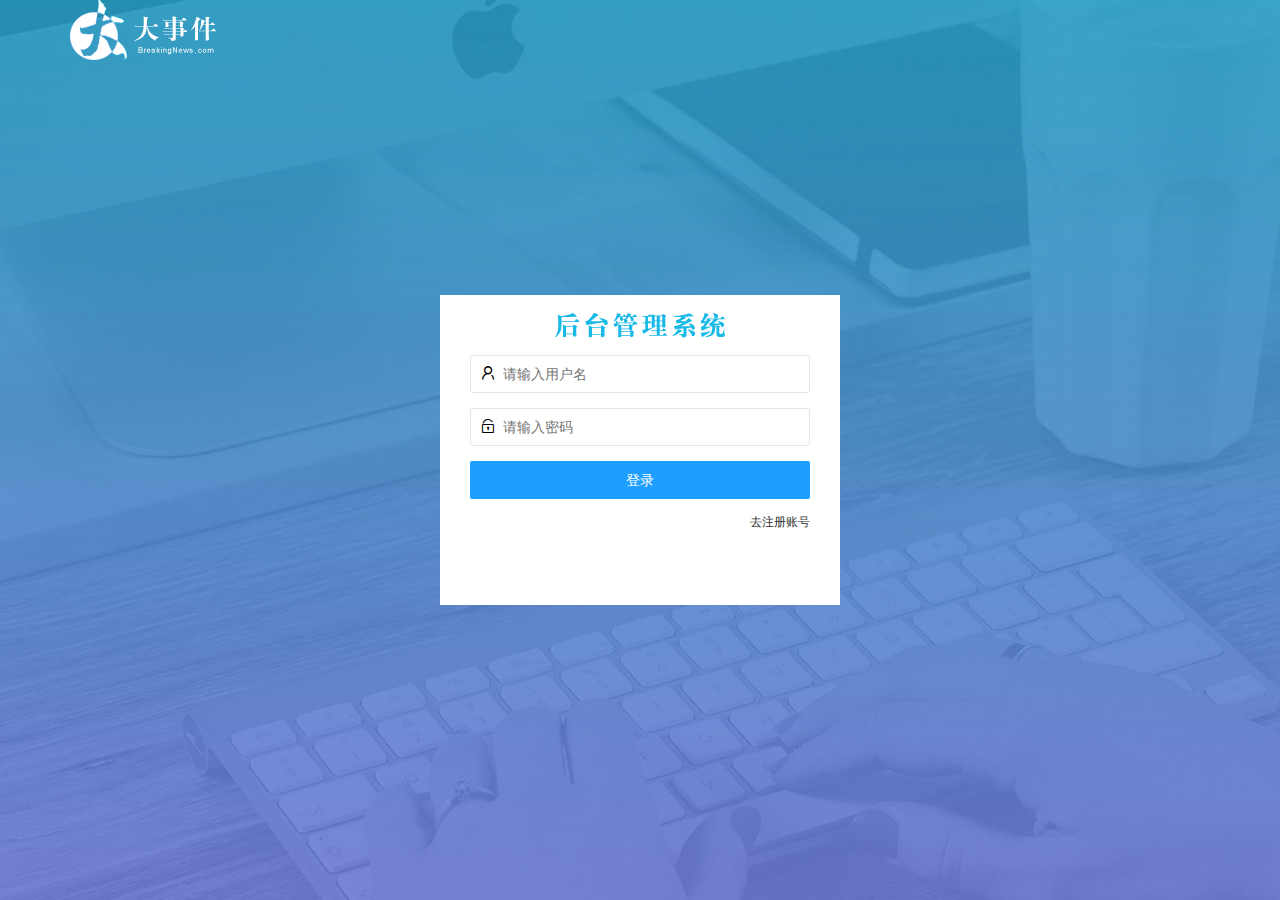
<file: login.html>
<!DOCTYPE html>
<html lang="en">

<head>
  <meta charset="UTF-8">
  <meta http-equiv="X-UA-Compatible" content="IE=edge">
  <meta name="viewport" content="width=device-width, initial-scale=1.0">
  <title>大事件-注册/登录</title>
  <!-- 导入layui css样式 -->
  <link rel="stylesheet" href="/assets/lib/layui/css/layui.css">
  <!-- 导入css样式 -->
  <link rel="stylesheet" href="/assets/css/login.css">
</head>

<body>
  <!-- 头部 logo -->
  <div class="layui-main">
    <img src="/assets/images/logo.png" alt="" />
  </div>

  <!-- 登录注册区域 -->
  <div class="loginAndRegBox">
    <div class="title-box"></div>
    <!-- 登录 -->
    <div class="login-box">
      <!-- 登录表单内容 -->
      <form class="layui-form" id="form_login">
        <!-- 用户名 -->
        <div class="layui-form-item">
          <i class="layui-icon layui-icon-username"></i>
          <input type="text" name="username" required lay-verify="required" placeholder="请输入用户名" autocomplete="off" class="layui-input">
        </div>
        <!-- 密码 -->
        <div class="layui-form-item">
          <i class="layui-icon layui-icon-password"></i>
          <input type="password" name="password" required lay-verify="required|password" placeholder="请输入密码" autocomplete="off" class="layui-input">
        </div>
        <!-- 登录按钮 -->
        <div class="layui-form-item">
          <button class="layui-btn layui-btn-fluid layui-btn-normal" lay-submit>登录</button>
        </div>
        <div class="layui-form-item links">
          <a href="javascript:;" id="link_reg">去注册账号</a>
        </div>
      </form>
    </div>

    <!-- 注册 -->
    <div class="reg-box">
      <!-- 注册表单内容 -->
      <form class="layui-form" id="form_reg">
        <!-- 用户名 -->
        <div class="layui-form-item">
          <i class="layui-icon layui-icon-username"></i>
          <input type="text" name="username" required lay-verify="required" placeholder="请输入用户名" autocomplete="off" class="layui-input">
        </div>
        <!-- 密码 -->
        <div class="layui-form-item">
          <i class="layui-icon layui-icon-password"></i>
          <input type="password" name="password" required lay-verify="required|password" placeholder="请输入密码" autocomplete="off" class="layui-input">
        </div>
        <!-- 密码 -->
        <div class="layui-form-item">
          <i class="layui-icon layui-icon-password"></i>
          <input type="password" name="repassword" required lay-verify="required|password|repassword" placeholder="再次确认密码" autocomplete="off" class="layui-input">
        </div>
        <!-- 注册按钮 -->
        <div class="layui-form-item">
          <button class="layui-btn layui-btn-fluid layui-btn-normal" lay-submit>注册</button>
        </div>
        <div class="layui-form-item links">
          <a href="javascript:;" id="link_login">去登录</a>
        </div>
      </form>
    </div>
  </div>


  <!-- 导入 layui js文件 -->
  <script src="/assets/lib/layui/layui.all.js"></script>
  <!-- 导入 jquery -->
  <script src="/assets/lib/jquery.js"></script>
  <!-- 导入 baseAPI.js 文件 -->
  <script src="/assets/js/baseAPI.js"></script>
  <!-- 导入自己的js文件 -->
  <script src="/assets/js/login.js"></script>

</body>

</html>
</file>
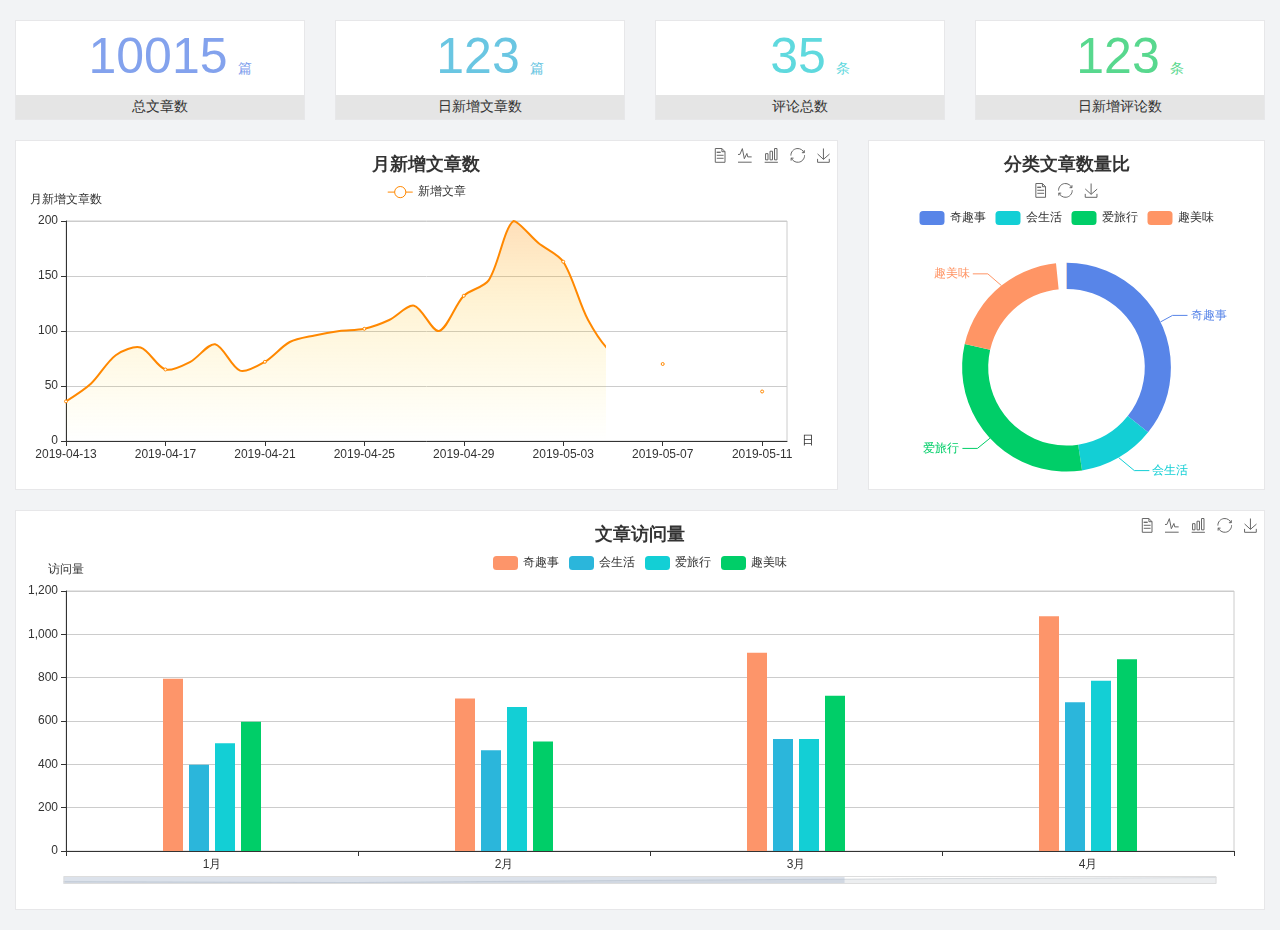
<file: home/dashboard.html>
<!DOCTYPE html>
<html lang="en">

<head>
  <meta charset="UTF-8">
  <meta name="viewport" content="width=device-width, initial-scale=1.0">
  <meta http-equiv="X-UA-Compatible" content="ie=edge">
  <title>图表统计</title>
  <link rel="stylesheet" href="../../assets/lib/bootstrap.css" />
  <link rel="stylesheet" href="../../assets/lib/main.css" />
  <script src="../../assets/lib/jquery.js"></script>
  <script type="text/javascript" src="../../assets/lib/echarts.min.js"></script>
</head>

<body>
  <div class="container-fluid">
    <div class="row spannel_list">
      <div class="col-sm-3 col-xs-6">
        <div class="spannel">
          <em>10015</em><span>篇</span>
          <b>总文章数</b>
        </div>
      </div>
      <div class="col-sm-3 col-xs-6">
        <div class="spannel scolor01">
          <em>123</em><span>篇</span>
          <b>日新增文章数</b>
        </div>
      </div>
      <div class="col-sm-3 col-xs-6">
        <div class="spannel scolor02">
          <em>35</em><span>条</span>
          <b>评论总数</b>
        </div>
      </div>
      <div class="col-sm-3 col-xs-6">
        <div class="spannel scolor03">
          <em>123</em><span>条</span>
          <b>日新增评论数</b>
        </div>
      </div>
    </div>
  </div>

  <div class="container-fluid">
    <div class="row curve-pie">
      <div class="col-lg-8 col-md-8">
        <div class="gragh_pannel" id="curve_show"></div>
      </div>
      <div class="col-lg-4 col-md-4">
        <div class="gragh_pannel" id="pie_show"></div>
      </div>
    </div>
  </div>

  <div class="container-fluid">
    <div class="column_pannel" id="column_show"></div>
  </div>

  <script>
    var oChart = echarts.init(document.getElementById('curve_show'));
    var aList_all = [
      { 'count': 36, 'date': '2019-04-13' },
      { 'count': 52, 'date': '2019-04-14' },
      { 'count': 78, 'date': '2019-04-15' },
      { 'count': 85, 'date': '2019-04-16' },
      { 'count': 65, 'date': '2019-04-17' },
      { 'count': 72, 'date': '2019-04-18' },
      { 'count': 88, 'date': '2019-04-19' },
      { 'count': 64, 'date': '2019-04-20' },
      { 'count': 72, 'date': '2019-04-21' },
      { 'count': 90, 'date': '2019-04-22' },
      { 'count': 96, 'date': '2019-04-23' },
      { 'count': 100, 'date': '2019-04-24' },
      { 'count': 102, 'date': '2019-04-25' },
      { 'count': 110, 'date': '2019-04-26' },
      { 'count': 123, 'date': '2019-04-27' },
      { 'count': 100, 'date': '2019-04-28' },
      { 'count': 132, 'date': '2019-04-29' },
      { 'count': 146, 'date': '2019-04-30' },
      { 'count': 200, 'date': '2019-05-01' },
      { 'count': 180, 'date': '2019-05-02' },
      { 'count': 163, 'date': '2019-05-03' },
      { 'count': 110, 'date': '2019-05-04' },
      { 'count': 80, 'date': '2019-05-05' },
      { 'count': 82, 'date': '2019-05-06' },
      { 'count': 70, 'date': '2019-05-07' },
      { 'count': 65, 'date': '2019-05-08' },
      { 'count': 54, 'date': '2019-05-09' },
      { 'count': 40, 'date': '2019-05-10' },
      { 'count': 45, 'date': '2019-05-11' },
      { 'count': 38, 'date': '2019-05-12' },
    ];

    let aCount = [];
    let aDate = [];

    for (var i = 0; i < aList_all.length; i++) {
      aCount.push(aList_all[i].count);
      aDate.push(aList_all[i].date);
    }

    var chartopt = {
      title: {
        text: '月新增文章数',
        left: 'center',
        top: '10'
      },
      tooltip: {
        trigger: 'axis'
      },
      legend: {
        data: ['新增文章'],
        top: '40'
      },
      toolbox: {
        show: true,
        feature: {
          mark: { show: true },
          dataView: { show: true, readOnly: false },
          magicType: { show: true, type: ['line', 'bar'] },
          restore: { show: true },
          saveAsImage: { show: true }
        }
      },
      calculable: true,
      xAxis: [
        {
          name: '日',
          type: 'category',
          boundaryGap: false,
          data: aDate
        }
      ],
      yAxis: [
        {
          name: '月新增文章数',
          type: 'value'
        }
      ],
      series: [
        {
          name: '新增文章',
          type: 'line',
          smooth: true,
          itemStyle: { normal: { areaStyle: { type: 'default' }, color: '#f80' }, lineStyle: { color: '#f80' } },
          data: aCount
        }],
      areaStyle: {
        normal: {
          color: new echarts.graphic.LinearGradient(0, 0, 0, 1, [{
            offset: 0,
            color: 'rgba(255,136,0,0.39)'
          }, {
            offset: .34,
            color: 'rgba(255,180,0,0.25)'
          }, {
            offset: 1,
            color: 'rgba(255,222,0,0.00)'
          }])

        }
      },
      grid: {
        show: true,
        x: 50,
        x2: 50,
        y: 80,
        height: 220
      }
    };

    oChart.setOption(chartopt);


    var oPie = echarts.init(document.getElementById('pie_show'));
    var oPieopt =
    {
      title: {
        top: 10,
        text: '分类文章数量比',
        x: 'center'
      },
      tooltip: {
        trigger: 'item',
        formatter: "{a} <br/>{b} : {c} ({d}%)"
      },
      color: ['#5885e8', '#13cfd5', '#00ce68', '#ff9565'],
      legend: {
        x: 'center',
        top: 65,
        data: ['奇趣事', '会生活', '爱旅行', '趣美味']
      },
      toolbox: {
        show: true,
        x: 'center',
        top: 35,
        feature: {
          mark: { show: true },
          dataView: { show: true, readOnly: false },
          magicType: {
            show: true,
            type: ['pie', 'funnel'],
            option: {
              funnel: {
                x: '25%',
                width: '50%',
                funnelAlign: 'left',
                max: 1548
              }
            }
          },
          restore: { show: true },
          saveAsImage: { show: true }
        }
      },
      calculable: true,
      series: [
        {
          name: '访问来源',
          type: 'pie',
          radius: ['45%', '60%'],
          center: ['50%', '65%'],
          data: [
            { value: 300, name: '奇趣事' },
            { value: 100, name: '会生活' },
            { value: 260, name: '爱旅行' },
            { value: 180, name: '趣美味' }
          ]
        }
      ]
    };
    oPie.setOption(oPieopt);



    var oColumn = this.echarts.init(document.getElementById('column_show'));
    var oColumnopt =
    {
      title: {
        text: '文章访问量',
        left: 'center',
        top: '10'
      },
      tooltip: {
        trigger: 'axis'
      },
      legend: {
        data: ['奇趣事', '会生活', '爱旅行', '趣美味'],
        top: '40'
      },
      toolbox: {
        show: true,
        feature: {
          mark: { show: true },
          dataView: { show: true, readOnly: false },
          magicType: { show: true, type: ['line', 'bar'] },
          restore: { show: true },
          saveAsImage: { show: true }
        }
      },
      calculable: true,
      xAxis: [
        {
          type: 'category',
          data: ['1月', '2月', '3月', '4月', '5月']
        }
      ],
      yAxis: [
        {
          name: '访问量',
          type: 'value'
        }
      ],
      series: [
        {
          name: '奇趣事',
          type: 'bar',
          barWidth: 20,
          itemStyle: {
            normal: { areaStyle: { type: 'default' }, color: '#fd956a' }
          },
          data: [800, 708, 920, 1090, 1200]
        },
        {
          name: '会生活',
          type: 'bar',
          barWidth: 20,
          itemStyle: {
            normal: { areaStyle: { type: 'default' }, color: '#2bb6db' }
          },
          data: [400, 468, 520, 690, 800]
        },
        {
          name: '爱旅行',
          type: 'bar',
          barWidth: 20,
          itemStyle: {
            normal: { areaStyle: { type: 'default' }, color: '#13cfd5' }
          },
          data: [500, 668, 520, 790, 900]
        },
        {
          name: '趣美味',
          type: 'bar',
          barWidth: 20,
          itemStyle: {
            normal: { areaStyle: { type: 'default' }, color: '#00ce68' }
          },
          data: [600, 508, 720, 890, 1000]
        }
      ],
      grid: {
        show: true,
        x: 50,
        x2: 30,
        y: 80,
        height: 260
      },
      dataZoom: [//给x轴设置滚动条
        {
          start: 0,//默认为0
          end: 100 - 1000 / 31,//默认为100
          type: 'slider',
          show: true,
          xAxisIndex: [0],
          handleSize: 0,//滑动条的 左右2个滑动条的大小
          height: 8,//组件高度
          left: 45, //左边的距离
          right: 50,//右边的距离
          bottom: 26,//右边的距离
          handleColor: '#ddd',//h滑动图标的颜色
          handleStyle: {
            borderColor: "#cacaca",
            borderWidth: "1",
            shadowBlur: 2,
            background: "#ddd",
            shadowColor: "#ddd",
          }
        }]
    };
    oColumn.setOption(oColumnopt);
  </script>
</body>

</html>
</file>
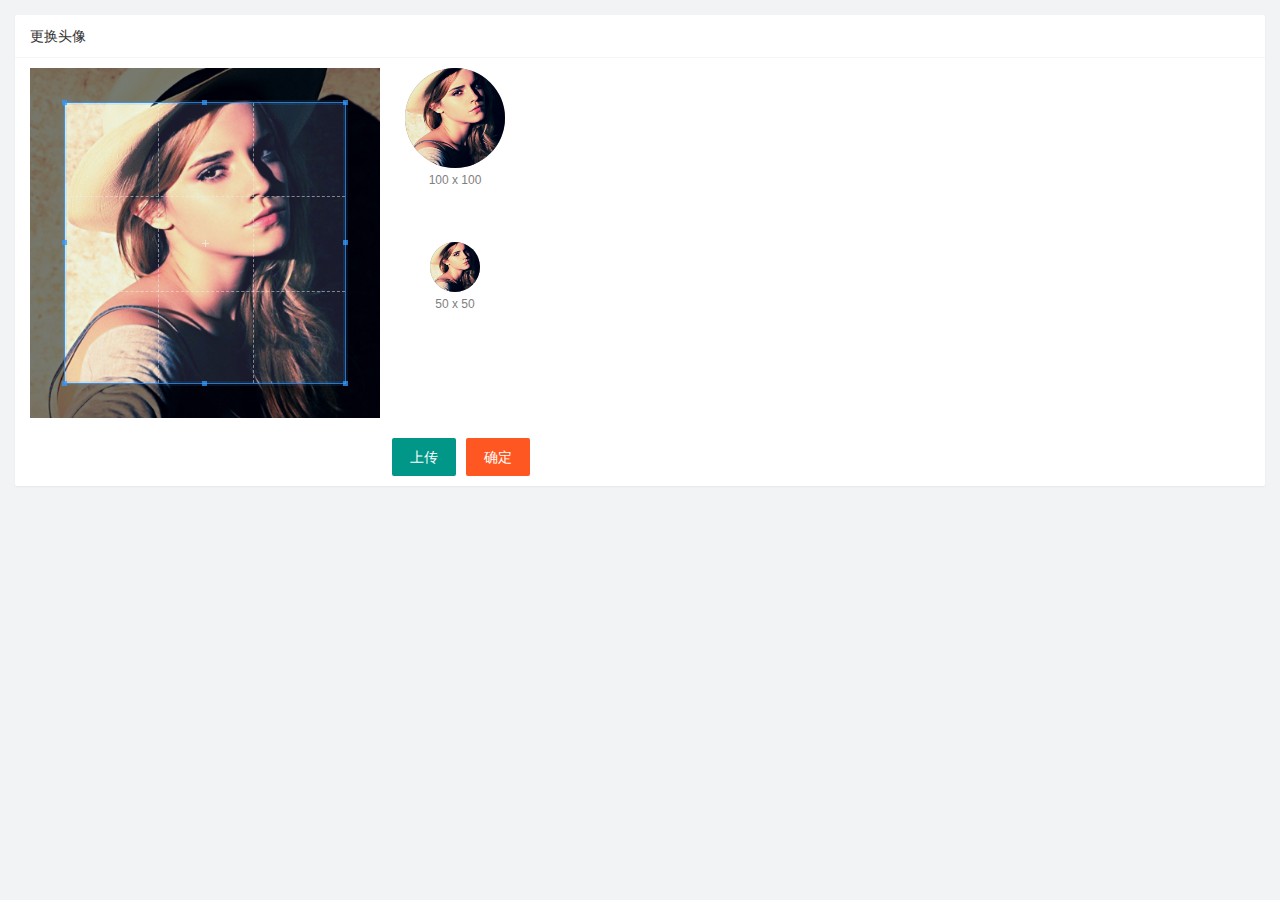
<file: user/user_avatar.html>
<!DOCTYPE html>
<html lang="en">

<head>
  <meta charset="UTF-8">
  <meta http-equiv="X-UA-Compatible" content="IE=edge">
  <meta name="viewport" content="width=device-width, initial-scale=1.0">
  <title>Document</title>
  <!-- 导入 layui 的样式表 -->
  <link rel="stylesheet" href="/assets/lib/layui/css/layui.css">
  <!-- 导入 cropper.css 的样式表 -->
  <link rel="stylesheet" href="/assets/lib/cropper/cropper.css" />
  <!-- 导入自定义的样式表 -->
  <link rel="stylesheet" href="/assets/css/user/user_avatar.css">
</head>

<body>
  <!-- 卡片区域 -->
  <div class="layui-card">
    <div class="layui-card-header">更换头像</div>
    <div class="layui-card-body">
      <!-- 第一行的图片裁剪和预览区域 -->
      <div class="row1">
        <!-- 图片裁剪区域 -->
        <div class="cropper-box">
          <!-- 这个 img 标签很重要，将来会把它初始化为裁剪区域 -->
          <img id="image" src="/assets/images/sample.jpg" />
        </div>
        <!-- 图片的预览区域 -->
        <div class="preview-box">
          <div>
            <!-- 宽高为 100px 的预览区域 -->
            <div class="img-preview w100"></div>
            <p class="size">100 x 100</p>
          </div>
          <div>
            <!-- 宽高为 50px 的预览区域 -->
            <div class="img-preview w50"></div>
            <p class="size">50 x 50</p>
          </div>
        </div>
      </div>

      <!-- 第二行的按钮区域 -->
      <div class="row2">
        <!-- 通过 aceept 属性，可以指定，允许用户选择什么类型的文件 -->
        <input type="file" id="file" accept="image/png,image/jpeg">
        <button type="button" class="layui-btn" id="btnChooseImage">上传</button>
        <button type="button" class="layui-btn layui-btn-danger" id="btnUpload">确定</button>
      </div>
    </div>
  </div>


  <!-- 导入 layui 的js文件 -->
  <script src="/assets/lib/layui/layui.all.js"></script>
  <!-- 导入 jquery 文件 -->
  <script src="/assets/lib/jquery.js"></script>
  <script src="/assets/lib/cropper/Cropper.js"></script>
  <script src="/assets/lib/cropper/jquery-cropper.js"></script>
  <!-- 导入封装的js文件 -->
  <script src="/assets/js/baseAPI.js"></script>
  <!-- 导入自定义js文件 -->
  <script src="/assets/js/user/user_avatar.js"></script>

</body>

</html>
</file>
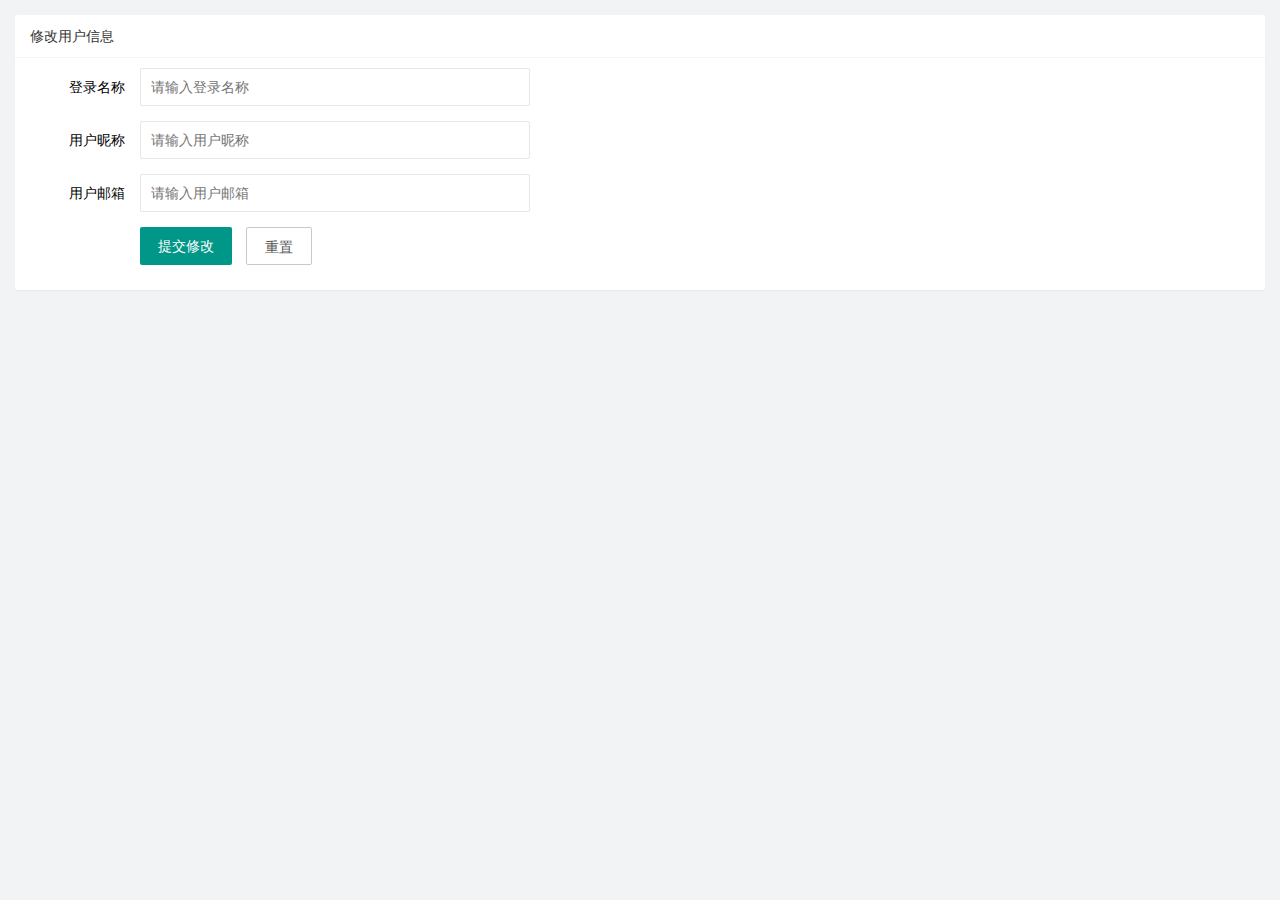
<file: user/user_info.html>
<!DOCTYPE html>
<html lang="en">

<head>
  <meta charset="UTF-8">
  <meta http-equiv="X-UA-Compatible" content="IE=edge">
  <meta name="viewport" content="width=device-width, initial-scale=1.0">
  <title>Document</title>
  <!-- 导入 layui 的样式表 -->
  <link rel="stylesheet" href="/assets/lib/layui/css/layui.css">
  <!-- 导入自定义的样式表 -->
  <link rel="stylesheet" href="/assets/css/user/user_info.css">
</head>

<body>
  <!-- 卡片区域 -->
  <div class="layui-card">
    <div class="layui-card-header">修改用户信息</div>
    <div class="layui-card-body">
      <!-- form表单区域 -->
      <form class="layui-form" lay-filter="formUserInfo">
        <!-- 这是隐藏域 -->
        <input type="hidden" name="id" value="" />
        <div class="layui-form-item">
          <label class="layui-form-label">登录名称</label>
          <div class="layui-input-block">
            <input type="text" name="username" required lay-verify="required" placeholder="请输入登录名称" autocomplete="off" class="layui-input" readonly>
          </div>
        </div>
        <div class="layui-form-item">
          <label class="layui-form-label">用户昵称</label>
          <div class="layui-input-block">
            <input type="text" name="nickname" required lay-verify="required|nickname" placeholder="请输入用户昵称" autocomplete="off" class="layui-input">
          </div>
        </div>
        <div class="layui-form-item">
          <label class="layui-form-label">用户邮箱</label>
          <div class="layui-input-block">
            <input type="text" name="email" required lay-verify="required|email" placeholder="请输入用户邮箱" autocomplete="off" class="layui-input">
          </div>
        </div>
        <div class="layui-form-item">
          <div class="layui-input-block">
            <button class="layui-btn" lay-submit>提交修改</button>
            <button type="reset" id="btnReset" class="layui-btn layui-btn-primary">重置</button>
          </div>
        </div>
      </form>
    </div>
  </div>

  <!-- 导入 layui 的js文件 -->
  <script src="/assets/lib/layui/layui.all.js"></script>
  <!-- 导入 jquery 文件 -->
  <script src="/assets/lib/jquery.js"></script>
  <!-- 导入封装的baseAPi文件 -->
  <script src="/assets/js/baseAPI.js"></script>
  <!-- 导入自定义js文件 -->
  <script src="/assets/js/user/user_info.js"></script>
</body>

</html>
</file>
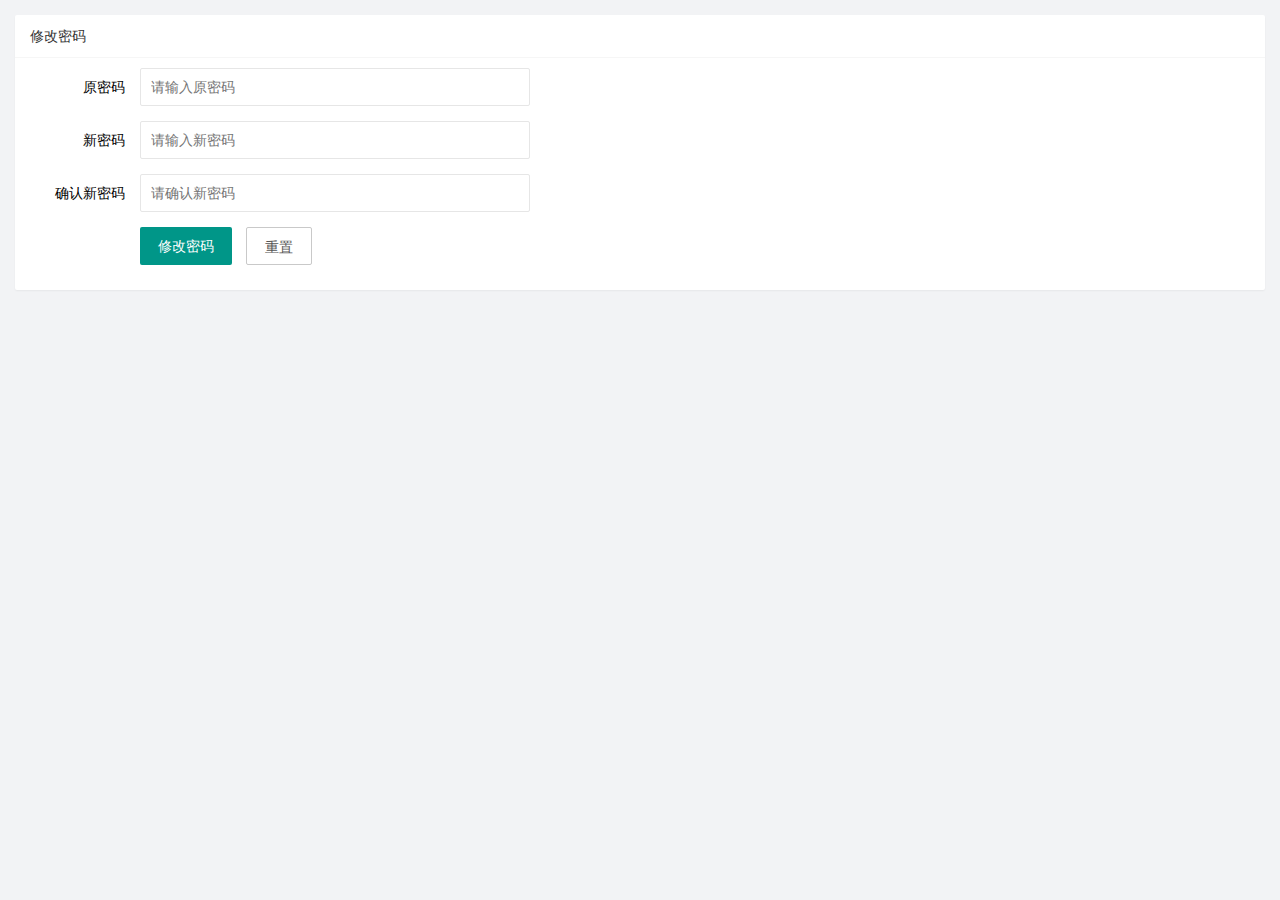
<file: user/user_pwd.html>
<!DOCTYPE html>
<html lang="en">

<head>
  <meta charset="UTF-8">
  <meta http-equiv="X-UA-Compatible" content="IE=edge">
  <meta name="viewport" content="width=device-width, initial-scale=1.0">
  <title>Document</title>
  <!-- 导入 layui 的样式表 -->
  <link rel="stylesheet" href="/assets/lib/layui/css/layui.css">
  <!-- 导入自定义的样式表 -->
  <link rel="stylesheet" href="/assets/css/user/user_pwd.css">
</head>

<body>
  <!-- 卡片区域 -->
  <div class="layui-card">
    <div class="layui-card-header">修改密码</div>
    <div class="layui-card-body">
      <!-- form 表单区域 -->
      <form class="layui-form">
        <div class="layui-form-item">
          <label class="layui-form-label">原密码</label>
          <div class="layui-input-block">
            <input type="password" name="oldPwd" required lay-verify="required|pwd" placeholder="请输入原密码" autocomplete="off" class="layui-input">
          </div>
        </div>
        <div class="layui-form-item">
          <label class="layui-form-label">新密码</label>
          <div class="layui-input-block">
            <input type="password" name="newPwd" required lay-verify="required|pwd|samePwd" placeholder="请输入新密码" autocomplete="off" class="layui-input">
          </div>
        </div>
        <div class="layui-form-item">
          <label class="layui-form-label">确认新密码</label>
          <div class="layui-input-block">
            <input type="password" name="rePwd" required lay-verify="required|pwd|rePwd" placeholder="请确认新密码" autocomplete="off" class="layui-input">
          </div>
        </div>
        <div class="layui-form-item">
          <div class="layui-input-block">
            <button class="layui-btn" lay-submit lay-filter="formDemo">修改密码</button>
            <button type="reset" class="layui-btn layui-btn-primary">重置</button>
          </div>
        </div>
      </form>
    </div>
  </div>


  <!-- 导入 layui 的js文件 -->
  <script src="/assets/lib/layui/layui.all.js"></script>
  <!-- 导入 jquery 文件 -->
  <script src="/assets/lib/jquery.js"></script>
  <!-- 导入封装的js文件 -->
  <script src="/assets/js/baseAPI.js"></script>
  <!-- 导入自定位的js文件 -->
  <script src="/assets/js/user/user_pwd.js"></script>
</body>

</html>
</file>
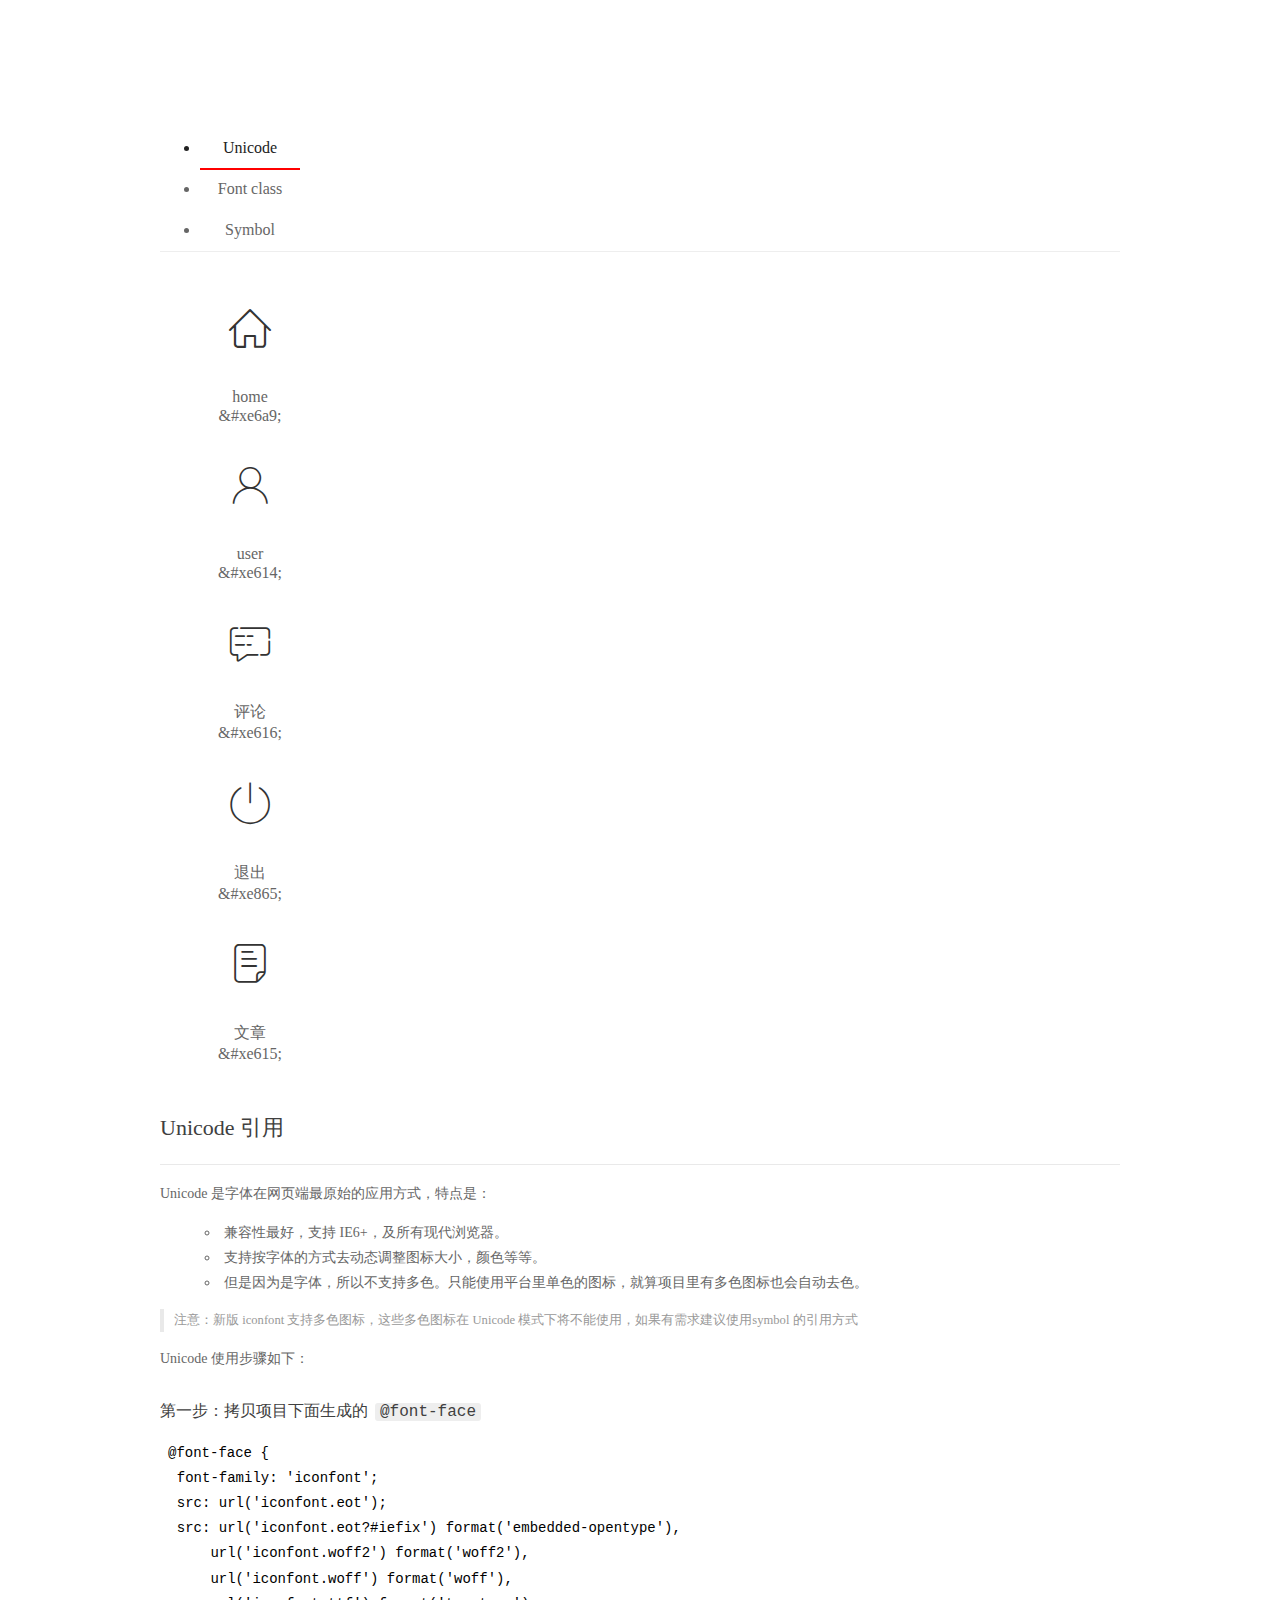
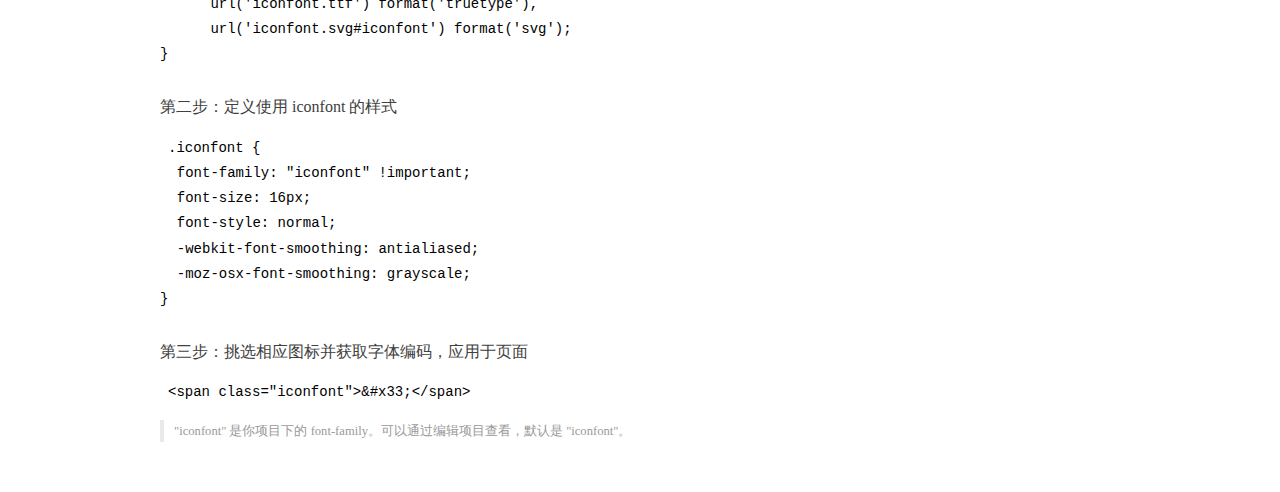
<file: assets/fonts/demo_index.html>
<!DOCTYPE html>
<html>
<head>
  <meta charset="utf-8"/>
  <title>IconFont Demo</title>
  <link rel="shortcut icon" href="https://gtms04.alicdn.com/tps/i4/TB1_oz6GVXXXXaFXpXXJDFnIXXX-64-64.ico" type="image/x-icon"/>
  <link rel="stylesheet" href="https://g.alicdn.com/thx/cube/1.3.2/cube.min.css">
  <link rel="stylesheet" href="demo.css">
  <link rel="stylesheet" href="iconfont.css">
  <script src="iconfont.js"></script>
  <!-- jQuery -->
  <script src="https://a1.alicdn.com/oss/uploads/2018/12/26/7bfddb60-08e8-11e9-9b04-53e73bb6408b.js"></script>
  <!-- 代码高亮 -->
  <script src="https://a1.alicdn.com/oss/uploads/2018/12/26/a3f714d0-08e6-11e9-8a15-ebf944d7534c.js"></script>
</head>
<body>
  <div class="main">
    <h1 class="logo"><a href="https://www.iconfont.cn/" title="iconfont 首页" target="_blank">&#xe86b;</a></h1>
    <div class="nav-tabs">
      <ul id="tabs" class="dib-box">
        <li class="dib active"><span>Unicode</span></li>
        <li class="dib"><span>Font class</span></li>
        <li class="dib"><span>Symbol</span></li>
      </ul>
      
    </div>
    <div class="tab-container">
      <div class="content unicode" style="display: block;">
          <ul class="icon_lists dib-box">
          
            <li class="dib">
              <span class="icon iconfont">&#xe6a9;</span>
                <div class="name">home</div>
                <div class="code-name">&amp;#xe6a9;</div>
              </li>
          
            <li class="dib">
              <span class="icon iconfont">&#xe614;</span>
                <div class="name">user</div>
                <div class="code-name">&amp;#xe614;</div>
              </li>
          
            <li class="dib">
              <span class="icon iconfont">&#xe616;</span>
                <div class="name">评论</div>
                <div class="code-name">&amp;#xe616;</div>
              </li>
          
            <li class="dib">
              <span class="icon iconfont">&#xe865;</span>
                <div class="name">退出</div>
                <div class="code-name">&amp;#xe865;</div>
              </li>
          
            <li class="dib">
              <span class="icon iconfont">&#xe615;</span>
                <div class="name">文章</div>
                <div class="code-name">&amp;#xe615;</div>
              </li>
          
          </ul>
          <div class="article markdown">
          <h2 id="unicode-">Unicode 引用</h2>
          <hr>

          <p>Unicode 是字体在网页端最原始的应用方式，特点是：</p>
          <ul>
            <li>兼容性最好，支持 IE6+，及所有现代浏览器。</li>
            <li>支持按字体的方式去动态调整图标大小，颜色等等。</li>
            <li>但是因为是字体，所以不支持多色。只能使用平台里单色的图标，就算项目里有多色图标也会自动去色。</li>
          </ul>
          <blockquote>
            <p>注意：新版 iconfont 支持多色图标，这些多色图标在 Unicode 模式下将不能使用，如果有需求建议使用symbol 的引用方式</p>
          </blockquote>
          <p>Unicode 使用步骤如下：</p>
          <h3 id="-font-face">第一步：拷贝项目下面生成的 <code>@font-face</code></h3>
<pre><code class="language-css"
>@font-face {
  font-family: 'iconfont';
  src: url('iconfont.eot');
  src: url('iconfont.eot?#iefix') format('embedded-opentype'),
      url('iconfont.woff2') format('woff2'),
      url('iconfont.woff') format('woff'),
      url('iconfont.ttf') format('truetype'),
      url('iconfont.svg#iconfont') format('svg');
}
</code></pre>
          <h3 id="-iconfont-">第二步：定义使用 iconfont 的样式</h3>
<pre><code class="language-css"
>.iconfont {
  font-family: "iconfont" !important;
  font-size: 16px;
  font-style: normal;
  -webkit-font-smoothing: antialiased;
  -moz-osx-font-smoothing: grayscale;
}
</code></pre>
          <h3 id="-">第三步：挑选相应图标并获取字体编码，应用于页面</h3>
<pre>
<code class="language-html"
>&lt;span class="iconfont"&gt;&amp;#x33;&lt;/span&gt;
</code></pre>
          <blockquote>
            <p>"iconfont" 是你项目下的 font-family。可以通过编辑项目查看，默认是 "iconfont"。</p>
          </blockquote>
          </div>
      </div>
      <div class="content font-class">
        <ul class="icon_lists dib-box">
          
          <li class="dib">
            <span class="icon iconfont icon-home"></span>
            <div class="name">
              home
            </div>
            <div class="code-name">.icon-home
            </div>
          </li>
          
          <li class="dib">
            <span class="icon iconfont icon-user"></span>
            <div class="name">
              user
            </div>
            <div class="code-name">.icon-user
            </div>
          </li>
          
          <li class="dib">
            <span class="icon iconfont icon-pinglun"></span>
            <div class="name">
              评论
            </div>
            <div class="code-name">.icon-pinglun
            </div>
          </li>
          
          <li class="dib">
            <span class="icon iconfont icon-tuichu"></span>
            <div class="name">
              退出
            </div>
            <div class="code-name">.icon-tuichu
            </div>
          </li>
          
          <li class="dib">
            <span class="icon iconfont icon-16"></span>
            <div class="name">
              文章
            </div>
            <div class="code-name">.icon-16
            </div>
          </li>
          
        </ul>
        <div class="article markdown">
        <h2 id="font-class-">font-class 引用</h2>
        <hr>

        <p>font-class 是 Unicode 使用方式的一种变种，主要是解决 Unicode 书写不直观，语意不明确的问题。</p>
        <p>与 Unicode 使用方式相比，具有如下特点：</p>
        <ul>
          <li>兼容性良好，支持 IE8+，及所有现代浏览器。</li>
          <li>相比于 Unicode 语意明确，书写更直观。可以很容易分辨这个 icon 是什么。</li>
          <li>因为使用 class 来定义图标，所以当要替换图标时，只需要修改 class 里面的 Unicode 引用。</li>
          <li>不过因为本质上还是使用的字体，所以多色图标还是不支持的。</li>
        </ul>
        <p>使用步骤如下：</p>
        <h3 id="-fontclass-">第一步：引入项目下面生成的 fontclass 代码：</h3>
<pre><code class="language-html">&lt;link rel="stylesheet" href="./iconfont.css"&gt;
</code></pre>
        <h3 id="-">第二步：挑选相应图标并获取类名，应用于页面：</h3>
<pre><code class="language-html">&lt;span class="iconfont icon-xxx"&gt;&lt;/span&gt;
</code></pre>
        <blockquote>
          <p>"
            iconfont" 是你项目下的 font-family。可以通过编辑项目查看，默认是 "iconfont"。</p>
        </blockquote>
      </div>
      </div>
      <div class="content symbol">
          <ul class="icon_lists dib-box">
          
            <li class="dib">
                <svg class="icon svg-icon" aria-hidden="true">
                  <use xlink:href="#icon-home"></use>
                </svg>
                <div class="name">home</div>
                <div class="code-name">#icon-home</div>
            </li>
          
            <li class="dib">
                <svg class="icon svg-icon" aria-hidden="true">
                  <use xlink:href="#icon-user"></use>
                </svg>
                <div class="name">user</div>
                <div class="code-name">#icon-user</div>
            </li>
          
            <li class="dib">
                <svg class="icon svg-icon" aria-hidden="true">
                  <use xlink:href="#icon-pinglun"></use>
                </svg>
                <div class="name">评论</div>
                <div class="code-name">#icon-pinglun</div>
            </li>
          
            <li class="dib">
                <svg class="icon svg-icon" aria-hidden="true">
                  <use xlink:href="#icon-tuichu"></use>
                </svg>
                <div class="name">退出</div>
                <div class="code-name">#icon-tuichu</div>
            </li>
          
            <li class="dib">
                <svg class="icon svg-icon" aria-hidden="true">
                  <use xlink:href="#icon-16"></use>
                </svg>
                <div class="name">文章</div>
                <div class="code-name">#icon-16</div>
            </li>
          
          </ul>
          <div class="article markdown">
          <h2 id="symbol-">Symbol 引用</h2>
          <hr>

          <p>这是一种全新的使用方式，应该说这才是未来的主流，也是平台目前推荐的用法。相关介绍可以参考这篇<a href="">文章</a>
            这种用法其实是做了一个 SVG 的集合，与另外两种相比具有如下特点：</p>
          <ul>
            <li>支持多色图标了，不再受单色限制。</li>
            <li>通过一些技巧，支持像字体那样，通过 <code>font-size</code>, <code>color</code> 来调整样式。</li>
            <li>兼容性较差，支持 IE9+，及现代浏览器。</li>
            <li>浏览器渲染 SVG 的性能一般，还不如 png。</li>
          </ul>
          <p>使用步骤如下：</p>
          <h3 id="-symbol-">第一步：引入项目下面生成的 symbol 代码：</h3>
<pre><code class="language-html">&lt;script src="./iconfont.js"&gt;&lt;/script&gt;
</code></pre>
          <h3 id="-css-">第二步：加入通用 CSS 代码（引入一次就行）：</h3>
<pre><code class="language-html">&lt;style&gt;
.icon {
  width: 1em;
  height: 1em;
  vertical-align: -0.15em;
  fill: currentColor;
  overflow: hidden;
}
&lt;/style&gt;
</code></pre>
          <h3 id="-">第三步：挑选相应图标并获取类名，应用于页面：</h3>
<pre><code class="language-html">&lt;svg class="icon" aria-hidden="true"&gt;
  &lt;use xlink:href="#icon-xxx"&gt;&lt;/use&gt;
&lt;/svg&gt;
</code></pre>
          </div>
      </div>

    </div>
  </div>
  <script>
  $(document).ready(function () {
      $('.tab-container .content:first').show()

      $('#tabs li').click(function (e) {
        var tabContent = $('.tab-container .content')
        var index = $(this).index()

        if ($(this).hasClass('active')) {
          return
        } else {
          $('#tabs li').removeClass('active')
          $(this).addClass('active')

          tabContent.hide().eq(index).fadeIn()
        }
      })
    })
  </script>
</body>
</html>
</file>
<file: assets/lib/layui/css/layui.css>
/** layui-v2.5.5 MIT License By https://www.layui.com */
 .layui-inline,img{display:inline-block;vertical-align:middle}h1,h2,h3,h4,h5,h6{font-weight:400}.layui-edge,.layui-header,.layui-inline,.layui-main{position:relative}.layui-body,.layui-edge,.layui-elip{overflow:hidden}.layui-btn,.layui-edge,.layui-inline,img{vertical-align:middle}.layui-btn,.layui-disabled,.layui-icon,.layui-unselect{-moz-user-select:none;-webkit-user-select:none;-ms-user-select:none}.layui-elip,.layui-form-checkbox span,.layui-form-pane .layui-form-label{text-overflow:ellipsis;white-space:nowrap}.layui-breadcrumb,.layui-tree-btnGroup{visibility:hidden}blockquote,body,button,dd,div,dl,dt,form,h1,h2,h3,h4,h5,h6,input,li,ol,p,pre,td,textarea,th,ul{margin:0;padding:0;-webkit-tap-highlight-color:rgba(0,0,0,0)}a:active,a:hover{outline:0}img{border:none}li{list-style:none}table{border-collapse:collapse;border-spacing:0}h4,h5,h6{font-size:100%}button,input,optgroup,option,select,textarea{font-family:inherit;font-size:inherit;font-style:inherit;font-weight:inherit;outline:0}pre{white-space:pre-wrap;white-space:-moz-pre-wrap;white-space:-pre-wrap;white-space:-o-pre-wrap;word-wrap:break-word}body{line-height:24px;font:14px Helvetica Neue,Helvetica,PingFang SC,Tahoma,Arial,sans-serif}hr{height:1px;margin:10px 0;border:0;clear:both}a{color:#333;text-decoration:none}a:hover{color:#777}a cite{font-style:normal;*cursor:pointer}.layui-border-box,.layui-border-box *{box-sizing:border-box}.layui-box,.layui-box *{box-sizing:content-box}.layui-clear{clear:both;*zoom:1}.layui-clear:after{content:'\20';clear:both;*zoom:1;display:block;height:0}.layui-inline{*display:inline;*zoom:1}.layui-edge{display:inline-block;width:0;height:0;border-width:6px;border-style:dashed;border-color:transparent}.layui-edge-top{top:-4px;border-bottom-color:#999;border-bottom-style:solid}.layui-edge-right{border-left-color:#999;border-left-style:solid}.layui-edge-bottom{top:2px;border-top-color:#999;border-top-style:solid}.layui-edge-left{border-right-color:#999;border-right-style:solid}.layui-disabled,.layui-disabled:hover{color:#d2d2d2!important;cursor:not-allowed!important}.layui-circle{border-radius:100%}.layui-show{display:block!important}.layui-hide{display:none!important}@font-face{font-family:layui-icon;src:url(../font/iconfont.eot?v=250);src:url(../font/iconfont.eot?v=250#iefix) format('embedded-opentype'),url(../font/iconfont.woff2?v=250) format('woff2'),url(../font/iconfont.woff?v=250) format('woff'),url(../font/iconfont.ttf?v=250) format('truetype'),url(../font/iconfont.svg?v=250#layui-icon) format('svg')}.layui-icon{font-family:layui-icon!important;font-size:16px;font-style:normal;-webkit-font-smoothing:antialiased;-moz-osx-font-smoothing:grayscale}.layui-icon-reply-fill:before{content:"\e611"}.layui-icon-set-fill:before{content:"\e614"}.layui-icon-menu-fill:before{content:"\e60f"}.layui-icon-search:before{content:"\e615"}.layui-icon-share:before{content:"\e641"}.layui-icon-set-sm:before{content:"\e620"}.layui-icon-engine:before{content:"\e628"}.layui-icon-close:before{content:"\1006"}.layui-icon-close-fill:before{content:"\1007"}.layui-icon-chart-screen:before{content:"\e629"}.layui-icon-star:before{content:"\e600"}.layui-icon-circle-dot:before{content:"\e617"}.layui-icon-chat:before{content:"\e606"}.layui-icon-release:before{content:"\e609"}.layui-icon-list:before{content:"\e60a"}.layui-icon-chart:before{content:"\e62c"}.layui-icon-ok-circle:before{content:"\1005"}.layui-icon-layim-theme:before{content:"\e61b"}.layui-icon-table:before{content:"\e62d"}.layui-icon-right:before{content:"\e602"}.layui-icon-left:before{content:"\e603"}.layui-icon-cart-simple:before{content:"\e698"}.layui-icon-face-cry:before{content:"\e69c"}.layui-icon-face-smile:before{content:"\e6af"}.layui-icon-survey:before{content:"\e6b2"}.layui-icon-tree:before{content:"\e62e"}.layui-icon-upload-circle:before{content:"\e62f"}.layui-icon-add-circle:before{content:"\e61f"}.layui-icon-download-circle:before{content:"\e601"}.layui-icon-templeate-1:before{content:"\e630"}.layui-icon-util:before{content:"\e631"}.layui-icon-face-surprised:before{content:"\e664"}.layui-icon-edit:before{content:"\e642"}.layui-icon-speaker:before{content:"\e645"}.layui-icon-down:before{content:"\e61a"}.layui-icon-file:before{content:"\e621"}.layui-icon-layouts:before{content:"\e632"}.layui-icon-rate-half:before{content:"\e6c9"}.layui-icon-add-circle-fine:before{content:"\e608"}.layui-icon-prev-circle:before{content:"\e633"}.layui-icon-read:before{content:"\e705"}.layui-icon-404:before{content:"\e61c"}.layui-icon-carousel:before{content:"\e634"}.layui-icon-help:before{content:"\e607"}.layui-icon-code-circle:before{content:"\e635"}.layui-icon-water:before{content:"\e636"}.layui-icon-username:before{content:"\e66f"}.layui-icon-find-fill:before{content:"\e670"}.layui-icon-about:before{content:"\e60b"}.layui-icon-location:before{content:"\e715"}.layui-icon-up:before{content:"\e619"}.layui-icon-pause:before{content:"\e651"}.layui-icon-date:before{content:"\e637"}.layui-icon-layim-uploadfile:before{content:"\e61d"}.layui-icon-delete:before{content:"\e640"}.layui-icon-play:before{content:"\e652"}.layui-icon-top:before{content:"\e604"}.layui-icon-friends:before{content:"\e612"}.layui-icon-refresh-3:before{content:"\e9aa"}.layui-icon-ok:before{content:"\e605"}.layui-icon-layer:before{content:"\e638"}.layui-icon-face-smile-fine:before{content:"\e60c"}.layui-icon-dollar:before{content:"\e659"}.layui-icon-group:before{content:"\e613"}.layui-icon-layim-download:before{content:"\e61e"}.layui-icon-picture-fine:before{content:"\e60d"}.layui-icon-link:before{content:"\e64c"}.layui-icon-diamond:before{content:"\e735"}.layui-icon-log:before{content:"\e60e"}.layui-icon-rate-solid:before{content:"\e67a"}.layui-icon-fonts-del:before{content:"\e64f"}.layui-icon-unlink:before{content:"\e64d"}.layui-icon-fonts-clear:before{content:"\e639"}.layui-icon-triangle-r:before{content:"\e623"}.layui-icon-circle:before{content:"\e63f"}.layui-icon-radio:before{content:"\e643"}.layui-icon-align-center:before{content:"\e647"}.layui-icon-align-right:before{content:"\e648"}.layui-icon-align-left:before{content:"\e649"}.layui-icon-loading-1:before{content:"\e63e"}.layui-icon-return:before{content:"\e65c"}.layui-icon-fonts-strong:before{content:"\e62b"}.layui-icon-upload:before{content:"\e67c"}.layui-icon-dialogue:before{content:"\e63a"}.layui-icon-video:before{content:"\e6ed"}.layui-icon-headset:before{content:"\e6fc"}.layui-icon-cellphone-fine:before{content:"\e63b"}.layui-icon-add-1:before{content:"\e654"}.layui-icon-face-smile-b:before{content:"\e650"}.layui-icon-fonts-html:before{content:"\e64b"}.layui-icon-form:before{content:"\e63c"}.layui-icon-cart:before{content:"\e657"}.layui-icon-camera-fill:before{content:"\e65d"}.layui-icon-tabs:before{content:"\e62a"}.layui-icon-fonts-code:before{content:"\e64e"}.layui-icon-fire:before{content:"\e756"}.layui-icon-set:before{content:"\e716"}.layui-icon-fonts-u:before{content:"\e646"}.layui-icon-triangle-d:before{content:"\e625"}.layui-icon-tips:before{content:"\e702"}.layui-icon-picture:before{content:"\e64a"}.layui-icon-more-vertical:before{content:"\e671"}.layui-icon-flag:before{content:"\e66c"}.layui-icon-loading:before{content:"\e63d"}.layui-icon-fonts-i:before{content:"\e644"}.layui-icon-refresh-1:before{content:"\e666"}.layui-icon-rmb:before{content:"\e65e"}.layui-icon-home:before{content:"\e68e"}.layui-icon-user:before{content:"\e770"}.layui-icon-notice:before{content:"\e667"}.layui-icon-login-weibo:before{content:"\e675"}.layui-icon-voice:before{content:"\e688"}.layui-icon-upload-drag:before{content:"\e681"}.layui-icon-login-qq:before{content:"\e676"}.layui-icon-snowflake:before{content:"\e6b1"}.layui-icon-file-b:before{content:"\e655"}.layui-icon-template:before{content:"\e663"}.layui-icon-auz:before{content:"\e672"}.layui-icon-console:before{content:"\e665"}.layui-icon-app:before{content:"\e653"}.layui-icon-prev:before{content:"\e65a"}.layui-icon-website:before{content:"\e7ae"}.layui-icon-next:before{content:"\e65b"}.layui-icon-component:before{content:"\e857"}.layui-icon-more:before{content:"\e65f"}.layui-icon-login-wechat:before{content:"\e677"}.layui-icon-shrink-right:before{content:"\e668"}.layui-icon-spread-left:before{content:"\e66b"}.layui-icon-camera:before{content:"\e660"}.layui-icon-note:before{content:"\e66e"}.layui-icon-refresh:before{content:"\e669"}.layui-icon-female:before{content:"\e661"}.layui-icon-male:before{content:"\e662"}.layui-icon-password:before{content:"\e673"}.layui-icon-senior:before{content:"\e674"}.layui-icon-theme:before{content:"\e66a"}.layui-icon-tread:before{content:"\e6c5"}.layui-icon-praise:before{content:"\e6c6"}.layui-icon-star-fill:before{content:"\e658"}.layui-icon-rate:before{content:"\e67b"}.layui-icon-template-1:before{content:"\e656"}.layui-icon-vercode:before{content:"\e679"}.layui-icon-cellphone:before{content:"\e678"}.layui-icon-screen-full:before{content:"\e622"}.layui-icon-screen-restore:before{content:"\e758"}.layui-icon-cols:before{content:"\e610"}.layui-icon-export:before{content:"\e67d"}.layui-icon-print:before{content:"\e66d"}.layui-icon-slider:before{content:"\e714"}.layui-icon-addition:before{content:"\e624"}.layui-icon-subtraction:before{content:"\e67e"}.layui-icon-service:before{content:"\e626"}.layui-icon-transfer:before{content:"\e691"}.layui-main{width:1140px;margin:0 auto}.layui-header{z-index:1000;height:60px}.layui-header a:hover{transition:all .5s;-webkit-transition:all .5s}.layui-side{position:fixed;left:0;top:0;bottom:0;z-index:999;width:200px;overflow-x:hidden}.layui-side-scroll{position:relative;width:220px;height:100%;overflow-x:hidden}.layui-body{position:absolute;left:200px;right:0;top:0;bottom:0;z-index:998;width:auto;overflow-y:auto;box-sizing:border-box}.layui-layout-body{overflow:hidden}.layui-layout-admin .layui-header{background-color:#23262E}.layui-layout-admin .layui-side{top:60px;width:200px;overflow-x:hidden}.layui-layout-admin .layui-body{position:fixed;top:60px;bottom:44px}.layui-layout-admin .layui-main{width:auto;margin:0 15px}.layui-layout-admin .layui-footer{position:fixed;left:200px;right:0;bottom:0;height:44px;line-height:44px;padding:0 15px;background-color:#eee}.layui-layout-admin .layui-logo{position:absolute;left:0;top:0;width:200px;height:100%;line-height:60px;text-align:center;color:#009688;font-size:16px}.layui-layout-admin .layui-header .layui-nav{background:0 0}.layui-layout-left{position:absolute!important;left:200px;top:0}.layui-layout-right{position:absolute!important;right:0;top:0}.layui-container{position:relative;margin:0 auto;padding:0 15px;box-sizing:border-box}.layui-fluid{position:relative;margin:0 auto;padding:0 15px}.layui-row:after,.layui-row:before{content:'';display:block;clear:both}.layui-col-lg1,.layui-col-lg10,.layui-col-lg11,.layui-col-lg12,.layui-col-lg2,.layui-col-lg3,.layui-col-lg4,.layui-col-lg5,.layui-col-lg6,.layui-col-lg7,.layui-col-lg8,.layui-col-lg9,.layui-col-md1,.layui-col-md10,.layui-col-md11,.layui-col-md12,.layui-col-md2,.layui-col-md3,.layui-col-md4,.layui-col-md5,.layui-col-md6,.layui-col-md7,.layui-col-md8,.layui-col-md9,.layui-col-sm1,.layui-col-sm10,.layui-col-sm11,.layui-col-sm12,.layui-col-sm2,.layui-col-sm3,.layui-col-sm4,.layui-col-sm5,.layui-col-sm6,.layui-col-sm7,.layui-col-sm8,.layui-col-sm9,.layui-col-xs1,.layui-col-xs10,.layui-col-xs11,.layui-col-xs12,.layui-col-xs2,.layui-col-xs3,.layui-col-xs4,.layui-col-xs5,.layui-col-xs6,.layui-col-xs7,.layui-col-xs8,.layui-col-xs9{position:relative;display:block;box-sizing:border-box}.layui-col-xs1,.layui-col-xs10,.layui-col-xs11,.layui-col-xs12,.layui-col-xs2,.layui-col-xs3,.layui-col-xs4,.layui-col-xs5,.layui-col-xs6,.layui-col-xs7,.layui-col-xs8,.layui-col-xs9{float:left}.layui-col-xs1{width:8.33333333%}.layui-col-xs2{width:16.66666667%}.layui-col-xs3{width:25%}.layui-col-xs4{width:33.33333333%}.layui-col-xs5{width:41.66666667%}.layui-col-xs6{width:50%}.layui-col-xs7{width:58.33333333%}.layui-col-xs8{width:66.66666667%}.layui-col-xs9{width:75%}.layui-col-xs10{width:83.33333333%}.layui-col-xs11{width:91.66666667%}.layui-col-xs12{width:100%}.layui-col-xs-offset1{margin-left:8.33333333%}.layui-col-xs-offset2{margin-left:16.66666667%}.layui-col-xs-offset3{margin-left:25%}.layui-col-xs-offset4{margin-left:33.33333333%}.layui-col-xs-offset5{margin-left:41.66666667%}.layui-col-xs-offset6{margin-left:50%}.layui-col-xs-offset7{margin-left:58.33333333%}.layui-col-xs-offset8{margin-left:66.66666667%}.layui-col-xs-offset9{margin-left:75%}.layui-col-xs-offset10{margin-left:83.33333333%}.layui-col-xs-offset11{margin-left:91.66666667%}.layui-col-xs-offset12{margin-left:100%}@media screen and (max-width:768px){.layui-hide-xs{display:none!important}.layui-show-xs-block{display:block!important}.layui-show-xs-inline{display:inline!important}.layui-show-xs-inline-block{display:inline-block!important}}@media screen and (min-width:768px){.layui-container{width:750px}.layui-hide-sm{display:none!important}.layui-show-sm-block{display:block!important}.layui-show-sm-inline{display:inline!important}.layui-show-sm-inline-block{display:inline-block!important}.layui-col-sm1,.layui-col-sm10,.layui-col-sm11,.layui-col-sm12,.layui-col-sm2,.layui-col-sm3,.layui-col-sm4,.layui-col-sm5,.layui-col-sm6,.layui-col-sm7,.layui-col-sm8,.layui-col-sm9{float:left}.layui-col-sm1{width:8.33333333%}.layui-col-sm2{width:16.66666667%}.layui-col-sm3{width:25%}.layui-col-sm4{width:33.33333333%}.layui-col-sm5{width:41.66666667%}.layui-col-sm6{width:50%}.layui-col-sm7{width:58.33333333%}.layui-col-sm8{width:66.66666667%}.layui-col-sm9{width:75%}.layui-col-sm10{width:83.33333333%}.layui-col-sm11{width:91.66666667%}.layui-col-sm12{width:100%}.layui-col-sm-offset1{margin-left:8.33333333%}.layui-col-sm-offset2{margin-left:16.66666667%}.layui-col-sm-offset3{margin-left:25%}.layui-col-sm-offset4{margin-left:33.33333333%}.layui-col-sm-offset5{margin-left:41.66666667%}.layui-col-sm-offset6{margin-left:50%}.layui-col-sm-offset7{margin-left:58.33333333%}.layui-col-sm-offset8{margin-left:66.66666667%}.layui-col-sm-offset9{margin-left:75%}.layui-col-sm-offset10{margin-left:83.33333333%}.layui-col-sm-offset11{margin-left:91.66666667%}.layui-col-sm-offset12{margin-left:100%}}@media screen and (min-width:992px){.layui-container{width:970px}.layui-hide-md{display:none!important}.layui-show-md-block{display:block!important}.layui-show-md-inline{display:inline!important}.layui-show-md-inline-block{display:inline-block!important}.layui-col-md1,.layui-col-md10,.layui-col-md11,.layui-col-md12,.layui-col-md2,.layui-col-md3,.layui-col-md4,.layui-col-md5,.layui-col-md6,.layui-col-md7,.layui-col-md8,.layui-col-md9{float:left}.layui-col-md1{width:8.33333333%}.layui-col-md2{width:16.66666667%}.layui-col-md3{width:25%}.layui-col-md4{width:33.33333333%}.layui-col-md5{width:41.66666667%}.layui-col-md6{width:50%}.layui-col-md7{width:58.33333333%}.layui-col-md8{width:66.66666667%}.layui-col-md9{width:75%}.layui-col-md10{width:83.33333333%}.layui-col-md11{width:91.66666667%}.layui-col-md12{width:100%}.layui-col-md-offset1{margin-left:8.33333333%}.layui-col-md-offset2{margin-left:16.66666667%}.layui-col-md-offset3{margin-left:25%}.layui-col-md-offset4{margin-left:33.33333333%}.layui-col-md-offset5{margin-left:41.66666667%}.layui-col-md-offset6{margin-left:50%}.layui-col-md-offset7{margin-left:58.33333333%}.layui-col-md-offset8{margin-left:66.66666667%}.layui-col-md-offset9{margin-left:75%}.layui-col-md-offset10{margin-left:83.33333333%}.layui-col-md-offset11{margin-left:91.66666667%}.layui-col-md-offset12{margin-left:100%}}@media screen and (min-width:1200px){.layui-container{width:1170px}.layui-hide-lg{display:none!important}.layui-show-lg-block{display:block!important}.layui-show-lg-inline{display:inline!important}.layui-show-lg-inline-block{display:inline-block!important}.layui-col-lg1,.layui-col-lg10,.layui-col-lg11,.layui-col-lg12,.layui-col-lg2,.layui-col-lg3,.layui-col-lg4,.layui-col-lg5,.layui-col-lg6,.layui-col-lg7,.layui-col-lg8,.layui-col-lg9{float:left}.layui-col-lg1{width:8.33333333%}.layui-col-lg2{width:16.66666667%}.layui-col-lg3{width:25%}.layui-col-lg4{width:33.33333333%}.layui-col-lg5{width:41.66666667%}.layui-col-lg6{width:50%}.layui-col-lg7{width:58.33333333%}.layui-col-lg8{width:66.66666667%}.layui-col-lg9{width:75%}.layui-col-lg10{width:83.33333333%}.layui-col-lg11{width:91.66666667%}.layui-col-lg12{width:100%}.layui-col-lg-offset1{margin-left:8.33333333%}.layui-col-lg-offset2{margin-left:16.66666667%}.layui-col-lg-offset3{margin-left:25%}.layui-col-lg-offset4{margin-left:33.33333333%}.layui-col-lg-offset5{margin-left:41.66666667%}.layui-col-lg-offset6{margin-left:50%}.layui-col-lg-offset7{margin-left:58.33333333%}.layui-col-lg-offset8{margin-left:66.66666667%}.layui-col-lg-offset9{margin-left:75%}.layui-col-lg-offset10{margin-left:83.33333333%}.layui-col-lg-offset11{margin-left:91.66666667%}.layui-col-lg-offset12{margin-left:100%}}.layui-col-space1{margin:-.5px}.layui-col-space1>*{padding:.5px}.layui-col-space3{margin:-1.5px}.layui-col-space3>*{padding:1.5px}.layui-col-space5{margin:-2.5px}.layui-col-space5>*{padding:2.5px}.layui-col-space8{margin:-3.5px}.layui-col-space8>*{padding:3.5px}.layui-col-space10{margin:-5px}.layui-col-space10>*{padding:5px}.layui-col-space12{margin:-6px}.layui-col-space12>*{padding:6px}.layui-col-space15{margin:-7.5px}.layui-col-space15>*{padding:7.5px}.layui-col-space18{margin:-9px}.layui-col-space18>*{padding:9px}.layui-col-space20{margin:-10px}.layui-col-space20>*{padding:10px}.layui-col-space22{margin:-11px}.layui-col-space22>*{padding:11px}.layui-col-space25{margin:-12.5px}.layui-col-space25>*{padding:12.5px}.layui-col-space30{margin:-15px}.layui-col-space30>*{padding:15px}.layui-btn,.layui-input,.layui-select,.layui-textarea,.layui-upload-button{outline:0;-webkit-appearance:none;transition:all .3s;-webkit-transition:all .3s;box-sizing:border-box}.layui-elem-quote{margin-bottom:10px;padding:15px;line-height:22px;border-left:5px solid #009688;border-radius:0 2px 2px 0;background-color:#f2f2f2}.layui-quote-nm{border-style:solid;border-width:1px 1px 1px 5px;background:0 0}.layui-elem-field{margin-bottom:10px;padding:0;border-width:1px;border-style:solid}.layui-elem-field legend{margin-left:20px;padding:0 10px;font-size:20px;font-weight:300}.layui-field-title{margin:10px 0 20px;border-width:1px 0 0}.layui-field-box{padding:10px 15px}.layui-field-title .layui-field-box{padding:10px 0}.layui-progress{position:relative;height:6px;border-radius:20px;background-color:#e2e2e2}.layui-progress-bar{position:absolute;left:0;top:0;width:0;max-width:100%;height:6px;border-radius:20px;text-align:right;background-color:#5FB878;transition:all .3s;-webkit-transition:all .3s}.layui-progress-big,.layui-progress-big .layui-progress-bar{height:18px;line-height:18px}.layui-progress-text{position:relative;top:-20px;line-height:18px;font-size:12px;color:#666}.layui-progress-big .layui-progress-text{position:static;padding:0 10px;color:#fff}.layui-collapse{border-width:1px;border-style:solid;border-radius:2px}.layui-colla-content,.layui-colla-item{border-top-width:1px;border-top-style:solid}.layui-colla-item:first-child{border-top:none}.layui-colla-title{position:relative;height:42px;line-height:42px;padding:0 15px 0 35px;color:#333;background-color:#f2f2f2;cursor:pointer;font-size:14px;overflow:hidden}.layui-colla-content{display:none;padding:10px 15px;line-height:22px;color:#666}.layui-colla-icon{position:absolute;left:15px;top:0;font-size:14px}.layui-card{margin-bottom:15px;border-radius:2px;background-color:#fff;box-shadow:0 1px 2px 0 rgba(0,0,0,.05)}.layui-card:last-child{margin-bottom:0}.layui-card-header{position:relative;height:42px;line-height:42px;padding:0 15px;border-bottom:1px solid #f6f6f6;color:#333;border-radius:2px 2px 0 0;font-size:14px}.layui-bg-black,.layui-bg-blue,.layui-bg-cyan,.layui-bg-green,.layui-bg-orange,.layui-bg-red{color:#fff!important}.layui-card-body{position:relative;padding:10px 15px;line-height:24px}.layui-card-body[pad15]{padding:15px}.layui-card-body[pad20]{padding:20px}.layui-card-body .layui-table{margin:5px 0}.layui-card .layui-tab{margin:0}.layui-panel-window{position:relative;padding:15px;border-radius:0;border-top:5px solid #E6E6E6;background-color:#fff}.layui-auxiliar-moving{position:fixed;left:0;right:0;top:0;bottom:0;width:100%;height:100%;background:0 0;z-index:9999999999}.layui-form-label,.layui-form-mid,.layui-form-select,.layui-input-block,.layui-input-inline,.layui-textarea{position:relative}.layui-bg-red{background-color:#FF5722!important}.layui-bg-orange{background-color:#FFB800!important}.layui-bg-green{background-color:#009688!important}.layui-bg-cyan{background-color:#2F4056!important}.layui-bg-blue{background-color:#1E9FFF!important}.layui-bg-black{background-color:#393D49!important}.layui-bg-gray{background-color:#eee!important;color:#666!important}.layui-badge-rim,.layui-colla-content,.layui-colla-item,.layui-collapse,.layui-elem-field,.layui-form-pane .layui-form-item[pane],.layui-form-pane .layui-form-label,.layui-input,.layui-layedit,.layui-layedit-tool,.layui-quote-nm,.layui-select,.layui-tab-bar,.layui-tab-card,.layui-tab-title,.layui-tab-title .layui-this:after,.layui-textarea{border-color:#e6e6e6}.layui-timeline-item:before,hr{background-color:#e6e6e6}.layui-text{line-height:22px;font-size:14px;color:#666}.layui-text h1,.layui-text h2,.layui-text h3{font-weight:500;color:#333}.layui-text h1{font-size:30px}.layui-text h2{font-size:24px}.layui-text h3{font-size:18px}.layui-text a:not(.layui-btn){color:#01AAED}.layui-text a:not(.layui-btn):hover{text-decoration:underline}.layui-text ul{padding:5px 0 5px 15px}.layui-text ul li{margin-top:5px;list-style-type:disc}.layui-text em,.layui-word-aux{color:#999!important;padding:0 5px!important}.layui-btn{display:inline-block;height:38px;line-height:38px;padding:0 18px;background-color:#009688;color:#fff;white-space:nowrap;text-align:center;font-size:14px;border:none;border-radius:2px;cursor:pointer}.layui-btn:hover{opacity:.8;filter:alpha(opacity=80);color:#fff}.layui-btn:active{opacity:1;filter:alpha(opacity=100)}.layui-btn+.layui-btn{margin-left:10px}.layui-btn-container{font-size:0}.layui-btn-container .layui-btn{margin-right:10px;margin-bottom:10px}.layui-btn-container .layui-btn+.layui-btn{margin-left:0}.layui-table .layui-btn-container .layui-btn{margin-bottom:9px}.layui-btn-radius{border-radius:100px}.layui-btn .layui-icon{margin-right:3px;font-size:18px;vertical-align:bottom;vertical-align:middle\9}.layui-btn-primary{border:1px solid #C9C9C9;background-color:#fff;color:#555}.layui-btn-primary:hover{border-color:#009688;color:#333}.layui-btn-normal{background-color:#1E9FFF}.layui-btn-warm{background-color:#FFB800}.layui-btn-danger{background-color:#FF5722}.layui-btn-checked{background-color:#5FB878}.layui-btn-disabled,.layui-btn-disabled:active,.layui-btn-disabled:hover{border:1px solid #e6e6e6;background-color:#FBFBFB;color:#C9C9C9;cursor:not-allowed;opacity:1}.layui-btn-lg{height:44px;line-height:44px;padding:0 25px;font-size:16px}.layui-btn-sm{height:30px;line-height:30px;padding:0 10px;font-size:12px}.layui-btn-sm i{font-size:16px!important}.layui-btn-xs{height:22px;line-height:22px;padding:0 5px;font-size:12px}.layui-btn-xs i{font-size:14px!important}.layui-btn-group{display:inline-block;vertical-align:middle;font-size:0}.layui-btn-group .layui-btn{margin-left:0!important;margin-right:0!important;border-left:1px solid rgba(255,255,255,.5);border-radius:0}.layui-btn-group .layui-btn-primary{border-left:none}.layui-btn-group .layui-btn-primary:hover{border-color:#C9C9C9;color:#009688}.layui-btn-group .layui-btn:first-child{border-left:none;border-radius:2px 0 0 2px}.layui-btn-group .layui-btn-primary:first-child{border-left:1px solid #c9c9c9}.layui-btn-group .layui-btn:last-child{border-radius:0 2px 2px 0}.layui-btn-group .layui-btn+.layui-btn{margin-left:0}.layui-btn-group+.layui-btn-group{margin-left:10px}.layui-btn-fluid{width:100%}.layui-input,.layui-select,.layui-textarea{height:38px;line-height:1.3;line-height:38px\9;border-width:1px;border-style:solid;background-color:#fff;border-radius:2px}.layui-input::-webkit-input-placeholder,.layui-select::-webkit-input-placeholder,.layui-textarea::-webkit-input-placeholder{line-height:1.3}.layui-input,.layui-textarea{display:block;width:100%;padding-left:10px}.layui-input:hover,.layui-textarea:hover{border-color:#D2D2D2!important}.layui-input:focus,.layui-textarea:focus{border-color:#C9C9C9!important}.layui-textarea{min-height:100px;height:auto;line-height:20px;padding:6px 10px;resize:vertical}.layui-select{padding:0 10px}.layui-form input[type=checkbox],.layui-form input[type=radio],.layui-form select{display:none}.layui-form [lay-ignore]{display:initial}.layui-form-item{margin-bottom:15px;clear:both;*zoom:1}.layui-form-item:after{content:'\20';clear:both;*zoom:1;display:block;height:0}.layui-form-label{float:left;display:block;padding:9px 15px;width:80px;font-weight:400;line-height:20px;text-align:right}.layui-form-label-col{display:block;float:none;padding:9px 0;line-height:20px;text-align:left}.layui-form-item .layui-inline{margin-bottom:5px;margin-right:10px}.layui-input-block{margin-left:110px;min-height:36px}.layui-input-inline{display:inline-block;vertical-align:middle}.layui-form-item .layui-input-inline{float:left;width:190px;margin-right:10px}.layui-form-text .layui-input-inline{width:auto}.layui-form-mid{float:left;display:block;padding:9px 0!important;line-height:20px;margin-right:10px}.layui-form-danger+.layui-form-select .layui-input,.layui-form-danger:focus{border-color:#FF5722!important}.layui-form-select .layui-input{padding-right:30px;cursor:pointer}.layui-form-select .layui-edge{position:absolute;right:10px;top:50%;margin-top:-3px;cursor:pointer;border-width:6px;border-top-color:#c2c2c2;border-top-style:solid;transition:all .3s;-webkit-transition:all .3s}.layui-form-select dl{display:none;position:absolute;left:0;top:42px;padding:5px 0;z-index:899;min-width:100%;border:1px solid #d2d2d2;max-height:300px;overflow-y:auto;background-color:#fff;border-radius:2px;box-shadow:0 2px 4px rgba(0,0,0,.12);box-sizing:border-box}.layui-form-select dl dd,.layui-form-select dl dt{padding:0 10px;line-height:36px;white-space:nowrap;overflow:hidden;text-overflow:ellipsis}.layui-form-select dl dt{font-size:12px;color:#999}.layui-form-select dl dd{cursor:pointer}.layui-form-select dl dd:hover{background-color:#f2f2f2;-webkit-transition:.5s all;transition:.5s all}.layui-form-select .layui-select-group dd{padding-left:20px}.layui-form-select dl dd.layui-select-tips{padding-left:10px!important;color:#999}.layui-form-select dl dd.layui-this{background-color:#5FB878;color:#fff}.layui-form-checkbox,.layui-form-select dl dd.layui-disabled{background-color:#fff}.layui-form-selected dl{display:block}.layui-form-checkbox,.layui-form-checkbox *,.layui-form-switch{display:inline-block;vertical-align:middle}.layui-form-selected .layui-edge{margin-top:-9px;-webkit-transform:rotate(180deg);transform:rotate(180deg);margin-top:-3px\9}:root .layui-form-selected .layui-edge{margin-top:-9px\0/IE9}.layui-form-selectup dl{top:auto;bottom:42px}.layui-select-none{margin:5px 0;text-align:center;color:#999}.layui-select-disabled .layui-disabled{border-color:#eee!important}.layui-select-disabled .layui-edge{border-top-color:#d2d2d2}.layui-form-checkbox{position:relative;height:30px;line-height:30px;margin-right:10px;padding-right:30px;cursor:pointer;font-size:0;-webkit-transition:.1s linear;transition:.1s linear;box-sizing:border-box}.layui-form-checkbox span{padding:0 10px;height:100%;font-size:14px;border-radius:2px 0 0 2px;background-color:#d2d2d2;color:#fff;overflow:hidden}.layui-form-checkbox:hover span{background-color:#c2c2c2}.layui-form-checkbox i{position:absolute;right:0;top:0;width:30px;height:28px;border:1px solid #d2d2d2;border-left:none;border-radius:0 2px 2px 0;color:#fff;font-size:20px;text-align:center}.layui-form-checkbox:hover i{border-color:#c2c2c2;color:#c2c2c2}.layui-form-checked,.layui-form-checked:hover{border-color:#5FB878}.layui-form-checked span,.layui-form-checked:hover span{background-color:#5FB878}.layui-form-checked i,.layui-form-checked:hover i{color:#5FB878}.layui-form-item .layui-form-checkbox{margin-top:4px}.layui-form-checkbox[lay-skin=primary]{height:auto!important;line-height:normal!important;min-width:18px;min-height:18px;border:none!important;margin-right:0;padding-left:28px;padding-right:0;background:0 0}.layui-form-checkbox[lay-skin=primary] span{padding-left:0;padding-right:15px;line-height:18px;background:0 0;color:#666}.layui-form-checkbox[lay-skin=primary] i{right:auto;left:0;width:16px;height:16px;line-height:16px;border:1px solid #d2d2d2;font-size:12px;border-radius:2px;background-color:#fff;-webkit-transition:.1s linear;transition:.1s linear}.layui-form-checkbox[lay-skin=primary]:hover i{border-color:#5FB878;color:#fff}.layui-form-checked[lay-skin=primary] i{border-color:#5FB878!important;background-color:#5FB878;color:#fff}.layui-checkbox-disbaled[lay-skin=primary] span{background:0 0!important;color:#c2c2c2}.layui-checkbox-disbaled[lay-skin=primary]:hover i{border-color:#d2d2d2}.layui-form-item .layui-form-checkbox[lay-skin=primary]{margin-top:10px}.layui-form-switch{position:relative;height:22px;line-height:22px;min-width:35px;padding:0 5px;margin-top:8px;border:1px solid #d2d2d2;border-radius:20px;cursor:pointer;background-color:#fff;-webkit-transition:.1s linear;transition:.1s linear}.layui-form-switch i{position:absolute;left:5px;top:3px;width:16px;height:16px;border-radius:20px;background-color:#d2d2d2;-webkit-transition:.1s linear;transition:.1s linear}.layui-form-switch em{position:relative;top:0;width:25px;margin-left:21px;padding:0!important;text-align:center!important;color:#999!important;font-style:normal!important;font-size:12px}.layui-form-onswitch{border-color:#5FB878;background-color:#5FB878}.layui-checkbox-disbaled,.layui-checkbox-disbaled i{border-color:#e2e2e2!important}.layui-form-onswitch i{left:100%;margin-left:-21px;background-color:#fff}.layui-form-onswitch em{margin-left:5px;margin-right:21px;color:#fff!important}.layui-checkbox-disbaled span{background-color:#e2e2e2!important}.layui-checkbox-disbaled:hover i{color:#fff!important}[lay-radio]{display:none}.layui-form-radio,.layui-form-radio *{display:inline-block;vertical-align:middle}.layui-form-radio{line-height:28px;margin:6px 10px 0 0;padding-right:10px;cursor:pointer;font-size:0}.layui-form-radio *{font-size:14px}.layui-form-radio>i{margin-right:8px;font-size:22px;color:#c2c2c2}.layui-form-radio>i:hover,.layui-form-radioed>i{color:#5FB878}.layui-radio-disbaled>i{color:#e2e2e2!important}.layui-form-pane .layui-form-label{width:110px;padding:8px 15px;height:38px;line-height:20px;border-width:1px;border-style:solid;border-radius:2px 0 0 2px;text-align:center;background-color:#FBFBFB;overflow:hidden;box-sizing:border-box}.layui-form-pane .layui-input-inline{margin-left:-1px}.layui-form-pane .layui-input-block{margin-left:110px;left:-1px}.layui-form-pane .layui-input{border-radius:0 2px 2px 0}.layui-form-pane .layui-form-text .layui-form-label{float:none;width:100%;border-radius:2px;box-sizing:border-box;text-align:left}.layui-form-pane .layui-form-text .layui-input-inline{display:block;margin:0;top:-1px;clear:both}.layui-form-pane .layui-form-text .layui-input-block{margin:0;left:0;top:-1px}.layui-form-pane .layui-form-text .layui-textarea{min-height:100px;border-radius:0 0 2px 2px}.layui-form-pane .layui-form-checkbox{margin:4px 0 4px 10px}.layui-form-pane .layui-form-radio,.layui-form-pane .layui-form-switch{margin-top:6px;margin-left:10px}.layui-form-pane .layui-form-item[pane]{position:relative;border-width:1px;border-style:solid}.layui-form-pane .layui-form-item[pane] .layui-form-label{position:absolute;left:0;top:0;height:100%;border-width:0 1px 0 0}.layui-form-pane .layui-form-item[pane] .layui-input-inline{margin-left:110px}@media screen and (max-width:450px){.layui-form-item .layui-form-label{text-overflow:ellipsis;overflow:hidden;white-space:nowrap}.layui-form-item .layui-inline{display:block;margin-right:0;margin-bottom:20px;clear:both}.layui-form-item .layui-inline:after{content:'\20';clear:both;display:block;height:0}.layui-form-item .layui-input-inline{display:block;float:none;left:-3px;width:auto;margin:0 0 10px 112px}.layui-form-item .layui-input-inline+.layui-form-mid{margin-left:110px;top:-5px;padding:0}.layui-form-item .layui-form-checkbox{margin-right:5px;margin-bottom:5px}}.layui-layedit{border-width:1px;border-style:solid;border-radius:2px}.layui-layedit-tool{padding:3px 5px;border-bottom-width:1px;border-bottom-style:solid;font-size:0}.layedit-tool-fixed{position:fixed;top:0;border-top:1px solid #e2e2e2}.layui-layedit-tool .layedit-tool-mid,.layui-layedit-tool .layui-icon{display:inline-block;vertical-align:middle;text-align:center;font-size:14px}.layui-layedit-tool .layui-icon{position:relative;width:32px;height:30px;line-height:30px;margin:3px 5px;color:#777;cursor:pointer;border-radius:2px}.layui-layedit-tool .layui-icon:hover{color:#393D49}.layui-layedit-tool .layui-icon:active{color:#000}.layui-layedit-tool .layedit-tool-active{background-color:#e2e2e2;color:#000}.layui-layedit-tool .layui-disabled,.layui-layedit-tool .layui-disabled:hover{color:#d2d2d2;cursor:not-allowed}.layui-layedit-tool .layedit-tool-mid{width:1px;height:18px;margin:0 10px;background-color:#d2d2d2}.layedit-tool-html{width:50px!important;font-size:30px!important}.layedit-tool-b,.layedit-tool-code,.layedit-tool-help{font-size:16px!important}.layedit-tool-d,.layedit-tool-face,.layedit-tool-image,.layedit-tool-unlink{font-size:18px!important}.layedit-tool-image input{position:absolute;font-size:0;left:0;top:0;width:100%;height:100%;opacity:.01;filter:Alpha(opacity=1);cursor:pointer}.layui-layedit-iframe iframe{display:block;width:100%}#LAY_layedit_code{overflow:hidden}.layui-laypage{display:inline-block;*display:inline;*zoom:1;vertical-align:middle;margin:10px 0;font-size:0}.layui-laypage>a:first-child,.layui-laypage>a:first-child em{border-radius:2px 0 0 2px}.layui-laypage>a:last-child,.layui-laypage>a:last-child em{border-radius:0 2px 2px 0}.layui-laypage>:first-child{margin-left:0!important}.layui-laypage>:last-child{margin-right:0!important}.layui-laypage a,.layui-laypage button,.layui-laypage input,.layui-laypage select,.layui-laypage span{border:1px solid #e2e2e2}.layui-laypage a,.layui-laypage span{display:inline-block;*display:inline;*zoom:1;vertical-align:middle;padding:0 15px;height:28px;line-height:28px;margin:0 -1px 5px 0;background-color:#fff;color:#333;font-size:12px}.layui-flow-more a *,.layui-laypage input,.layui-table-view select[lay-ignore]{display:inline-block}.layui-laypage a:hover{color:#009688}.layui-laypage em{font-style:normal}.layui-laypage .layui-laypage-spr{color:#999;font-weight:700}.layui-laypage a{text-decoration:none}.layui-laypage .layui-laypage-curr{position:relative}.layui-laypage .layui-laypage-curr em{position:relative;color:#fff}.layui-laypage .layui-laypage-curr .layui-laypage-em{position:absolute;left:-1px;top:-1px;padding:1px;width:100%;height:100%;background-color:#009688}.layui-laypage-em{border-radius:2px}.layui-laypage-next em,.layui-laypage-prev em{font-family:Sim sun;font-size:16px}.layui-laypage .layui-laypage-count,.layui-laypage .layui-laypage-limits,.layui-laypage .layui-laypage-refresh,.layui-laypage .layui-laypage-skip{margin-left:10px;margin-right:10px;padding:0;border:none}.layui-laypage .layui-laypage-limits,.layui-laypage .layui-laypage-refresh{vertical-align:top}.layui-laypage .layui-laypage-refresh i{font-size:18px;cursor:pointer}.layui-laypage select{height:22px;padding:3px;border-radius:2px;cursor:pointer}.layui-laypage .layui-laypage-skip{height:30px;line-height:30px;color:#999}.layui-laypage button,.layui-laypage input{height:30px;line-height:30px;border-radius:2px;vertical-align:top;background-color:#fff;box-sizing:border-box}.layui-laypage input{width:40px;margin:0 10px;padding:0 3px;text-align:center}.layui-laypage input:focus,.layui-laypage select:focus{border-color:#009688!important}.layui-laypage button{margin-left:10px;padding:0 10px;cursor:pointer}.layui-table,.layui-table-view{margin:10px 0}.layui-flow-more{margin:10px 0;text-align:center;color:#999;font-size:14px}.layui-flow-more a{height:32px;line-height:32px}.layui-flow-more a *{vertical-align:top}.layui-flow-more a cite{padding:0 20px;border-radius:3px;background-color:#eee;color:#333;font-style:normal}.layui-flow-more a cite:hover{opacity:.8}.layui-flow-more a i{font-size:30px;color:#737383}.layui-table{width:100%;background-color:#fff;color:#666}.layui-table tr{transition:all .3s;-webkit-transition:all .3s}.layui-table th{text-align:left;font-weight:400}.layui-table tbody tr:hover,.layui-table thead tr,.layui-table-click,.layui-table-header,.layui-table-hover,.layui-table-mend,.layui-table-patch,.layui-table-tool,.layui-table-total,.layui-table-total tr,.layui-table[lay-even] tr:nth-child(even){background-color:#f2f2f2}.layui-table td,.layui-table th,.layui-table-col-set,.layui-table-fixed-r,.layui-table-grid-down,.layui-table-header,.layui-table-page,.layui-table-tips-main,.layui-table-tool,.layui-table-total,.layui-table-view,.layui-table[lay-skin=line],.layui-table[lay-skin=row]{border-width:1px;border-style:solid;border-color:#e6e6e6}.layui-table td,.layui-table th{position:relative;padding:9px 15px;min-height:20px;line-height:20px;font-size:14px}.layui-table[lay-skin=line] td,.layui-table[lay-skin=line] th{border-width:0 0 1px}.layui-table[lay-skin=row] td,.layui-table[lay-skin=row] th{border-width:0 1px 0 0}.layui-table[lay-skin=nob] td,.layui-table[lay-skin=nob] th{border:none}.layui-table img{max-width:100px}.layui-table[lay-size=lg] td,.layui-table[lay-size=lg] th{padding:15px 30px}.layui-table-view .layui-table[lay-size=lg] .layui-table-cell{height:40px;line-height:40px}.layui-table[lay-size=sm] td,.layui-table[lay-size=sm] th{font-size:12px;padding:5px 10px}.layui-table-view .layui-table[lay-size=sm] .layui-table-cell{height:20px;line-height:20px}.layui-table[lay-data]{display:none}.layui-table-box{position:relative;overflow:hidden}.layui-table-view .layui-table{position:relative;width:auto;margin:0}.layui-table-view .layui-table[lay-skin=line]{border-width:0 1px 0 0}.layui-table-view .layui-table[lay-skin=row]{border-width:0 0 1px}.layui-table-view .layui-table td,.layui-table-view .layui-table th{padding:5px 0;border-top:none;border-left:none}.layui-table-view .layui-table th.layui-unselect .layui-table-cell span{cursor:pointer}.layui-table-view .layui-table td{cursor:default}.layui-table-view .layui-table td[data-edit=text]{cursor:text}.layui-table-view .layui-form-checkbox[lay-skin=primary] i{width:18px;height:18px}.layui-table-view .layui-form-radio{line-height:0;padding:0}.layui-table-view .layui-form-radio>i{margin:0;font-size:20px}.layui-table-init{position:absolute;left:0;top:0;width:100%;height:100%;text-align:center;z-index:110}.layui-table-init .layui-icon{position:absolute;left:50%;top:50%;margin:-15px 0 0 -15px;font-size:30px;color:#c2c2c2}.layui-table-header{border-width:0 0 1px;overflow:hidden}.layui-table-header .layui-table{margin-bottom:-1px}.layui-table-tool .layui-inline[lay-event]{position:relative;width:26px;height:26px;padding:5px;line-height:16px;margin-right:10px;text-align:center;color:#333;border:1px solid #ccc;cursor:pointer;-webkit-transition:.5s all;transition:.5s all}.layui-table-tool .layui-inline[lay-event]:hover{border:1px solid #999}.layui-table-tool-temp{padding-right:120px}.layui-table-tool-self{position:absolute;right:17px;top:10px}.layui-table-tool .layui-table-tool-self .layui-inline[lay-event]{margin:0 0 0 10px}.layui-table-tool-panel{position:absolute;top:29px;left:-1px;padding:5px 0;min-width:150px;min-height:40px;border:1px solid #d2d2d2;text-align:left;overflow-y:auto;background-color:#fff;box-shadow:0 2px 4px rgba(0,0,0,.12)}.layui-table-cell,.layui-table-tool-panel li{overflow:hidden;text-overflow:ellipsis;white-space:nowrap}.layui-table-tool-panel li{padding:0 10px;line-height:30px;-webkit-transition:.5s all;transition:.5s all}.layui-table-tool-panel li .layui-form-checkbox[lay-skin=primary]{width:100%;padding-left:28px}.layui-table-tool-panel li:hover{background-color:#f2f2f2}.layui-table-tool-panel li .layui-form-checkbox[lay-skin=primary] i{position:absolute;left:0;top:0}.layui-table-tool-panel li .layui-form-checkbox[lay-skin=primary] span{padding:0}.layui-table-tool .layui-table-tool-self .layui-table-tool-panel{left:auto;right:-1px}.layui-table-col-set{position:absolute;right:0;top:0;width:20px;height:100%;border-width:0 0 0 1px;background-color:#fff}.layui-table-sort{width:10px;height:20px;margin-left:5px;cursor:pointer!important}.layui-table-sort .layui-edge{position:absolute;left:5px;border-width:5px}.layui-table-sort .layui-table-sort-asc{top:3px;border-top:none;border-bottom-style:solid;border-bottom-color:#b2b2b2}.layui-table-sort .layui-table-sort-asc:hover{border-bottom-color:#666}.layui-table-sort .layui-table-sort-desc{bottom:5px;border-bottom:none;border-top-style:solid;border-top-color:#b2b2b2}.layui-table-sort .layui-table-sort-desc:hover{border-top-color:#666}.layui-table-sort[lay-sort=asc] .layui-table-sort-asc{border-bottom-color:#000}.layui-table-sort[lay-sort=desc] .layui-table-sort-desc{border-top-color:#000}.layui-table-cell{height:28px;line-height:28px;padding:0 15px;position:relative;box-sizing:border-box}.layui-table-cell .layui-form-checkbox[lay-skin=primary]{top:-1px;padding:0}.layui-table-cell .layui-table-link{color:#01AAED}.laytable-cell-checkbox,.laytable-cell-numbers,.laytable-cell-radio,.laytable-cell-space{padding:0;text-align:center}.layui-table-body{position:relative;overflow:auto;margin-right:-1px;margin-bottom:-1px}.layui-table-body .layui-none{line-height:26px;padding:15px;text-align:center;color:#999}.layui-table-fixed{position:absolute;left:0;top:0;z-index:101}.layui-table-fixed .layui-table-body{overflow:hidden}.layui-table-fixed-l{box-shadow:0 -1px 8px rgba(0,0,0,.08)}.layui-table-fixed-r{left:auto;right:-1px;border-width:0 0 0 1px;box-shadow:-1px 0 8px rgba(0,0,0,.08)}.layui-table-fixed-r .layui-table-header{position:relative;overflow:visible}.layui-table-mend{position:absolute;right:-49px;top:0;height:100%;width:50px}.layui-table-tool{position:relative;z-index:890;width:100%;min-height:50px;line-height:30px;padding:10px 15px;border-width:0 0 1px}.layui-table-tool .layui-btn-container{margin-bottom:-10px}.layui-table-page,.layui-table-total{border-width:1px 0 0;margin-bottom:-1px;overflow:hidden}.layui-table-page{position:relative;width:100%;padding:7px 7px 0;height:41px;font-size:12px;white-space:nowrap}.layui-table-page>div{height:26px}.layui-table-page .layui-laypage{margin:0}.layui-table-page .layui-laypage a,.layui-table-page .layui-laypage span{height:26px;line-height:26px;margin-bottom:10px;border:none;background:0 0}.layui-table-page .layui-laypage a,.layui-table-page .layui-laypage span.layui-laypage-curr{padding:0 12px}.layui-table-page .layui-laypage span{margin-left:0;padding:0}.layui-table-page .layui-laypage .layui-laypage-prev{margin-left:-7px!important}.layui-table-page .layui-laypage .layui-laypage-curr .layui-laypage-em{left:0;top:0;padding:0}.layui-table-page .layui-laypage button,.layui-table-page .layui-laypage input{height:26px;line-height:26px}.layui-table-page .layui-laypage input{width:40px}.layui-table-page .layui-laypage button{padding:0 10px}.layui-table-page select{height:18px}.layui-table-patch .layui-table-cell{padding:0;width:30px}.layui-table-edit{position:absolute;left:0;top:0;width:100%;height:100%;padding:0 14px 1px;border-radius:0;box-shadow:1px 1px 20px rgba(0,0,0,.15)}.layui-table-edit:focus{border-color:#5FB878!important}select.layui-table-edit{padding:0 0 0 10px;border-color:#C9C9C9}.layui-table-view .layui-form-checkbox,.layui-table-view .layui-form-radio,.layui-table-view .layui-form-switch{top:0;margin:0;box-sizing:content-box}.layui-table-view .layui-form-checkbox{top:-1px;height:26px;line-height:26px}.layui-table-view .layui-form-checkbox i{height:26px}.layui-table-grid .layui-table-cell{overflow:visible}.layui-table-grid-down{position:absolute;top:0;right:0;width:26px;height:100%;padding:5px 0;border-width:0 0 0 1px;text-align:center;background-color:#fff;color:#999;cursor:pointer}.layui-table-grid-down .layui-icon{position:absolute;top:50%;left:50%;margin:-8px 0 0 -8px}.layui-table-grid-down:hover{background-color:#fbfbfb}body .layui-table-tips .layui-layer-content{background:0 0;padding:0;box-shadow:0 1px 6px rgba(0,0,0,.12)}.layui-table-tips-main{margin:-44px 0 0 -1px;max-height:150px;padding:8px 15px;font-size:14px;overflow-y:scroll;background-color:#fff;color:#666}.layui-table-tips-c{position:absolute;right:-3px;top:-13px;width:20px;height:20px;padding:3px;cursor:pointer;background-color:#666;border-radius:50%;color:#fff}.layui-table-tips-c:hover{background-color:#777}.layui-table-tips-c:before{position:relative;right:-2px}.layui-upload-file{display:none!important;opacity:.01;filter:Alpha(opacity=1)}.layui-upload-drag,.layui-upload-form,.layui-upload-wrap{display:inline-block}.layui-upload-list{margin:10px 0}.layui-upload-choose{padding:0 10px;color:#999}.layui-upload-drag{position:relative;padding:30px;border:1px dashed #e2e2e2;background-color:#fff;text-align:center;cursor:pointer;color:#999}.layui-upload-drag .layui-icon{font-size:50px;color:#009688}.layui-upload-drag[lay-over]{border-color:#009688}.layui-upload-iframe{position:absolute;width:0;height:0;border:0;visibility:hidden}.layui-upload-wrap{position:relative;vertical-align:middle}.layui-upload-wrap .layui-upload-file{display:block!important;position:absolute;left:0;top:0;z-index:10;font-size:100px;width:100%;height:100%;opacity:.01;filter:Alpha(opacity=1);cursor:pointer}.layui-transfer-active,.layui-transfer-box{display:inline-block;vertical-align:middle}.layui-transfer-box,.layui-transfer-header,.layui-transfer-search{border-width:0;border-style:solid;border-color:#e6e6e6}.layui-transfer-box{position:relative;border-width:1px;width:200px;height:360px;border-radius:2px;background-color:#fff}.layui-transfer-box .layui-form-checkbox{width:100%;margin:0!important}.layui-transfer-header{height:38px;line-height:38px;padding:0 10px;border-bottom-width:1px}.layui-transfer-search{position:relative;padding:10px;border-bottom-width:1px}.layui-transfer-search .layui-input{height:32px;padding-left:30px;font-size:12px}.layui-transfer-search .layui-icon-search{position:absolute;left:20px;top:50%;margin-top:-8px;color:#666}.layui-transfer-active{margin:0 15px}.layui-transfer-active .layui-btn{display:block;margin:0;padding:0 15px;background-color:#5FB878;border-color:#5FB878;color:#fff}.layui-transfer-active .layui-btn-disabled{background-color:#FBFBFB;border-color:#e6e6e6;color:#C9C9C9}.layui-transfer-active .layui-btn:first-child{margin-bottom:15px}.layui-transfer-active .layui-btn .layui-icon{margin:0;font-size:14px!important}.layui-transfer-data{padding:5px 0;overflow:auto}.layui-transfer-data li{height:32px;line-height:32px;padding:0 10px}.layui-transfer-data li:hover{background-color:#f2f2f2;transition:.5s all}.layui-transfer-data .layui-none{padding:15px 10px;text-align:center;color:#999}.layui-nav{position:relative;padding:0 20px;background-color:#393D49;color:#fff;border-radius:2px;font-size:0;box-sizing:border-box}.layui-nav *{font-size:14px}.layui-nav .layui-nav-item{position:relative;display:inline-block;*display:inline;*zoom:1;vertical-align:middle;line-height:60px}.layui-nav .layui-nav-item a{display:block;padding:0 20px;color:#fff;color:rgba(255,255,255,.7);transition:all .3s;-webkit-transition:all .3s}.layui-nav .layui-this:after,.layui-nav-bar,.layui-nav-tree .layui-nav-itemed:after{position:absolute;left:0;top:0;width:0;height:5px;background-color:#5FB878;transition:all .2s;-webkit-transition:all .2s}.layui-nav-bar{z-index:1000}.layui-nav .layui-nav-item a:hover,.layui-nav .layui-this a{color:#fff}.layui-nav .layui-this:after{content:'';top:auto;bottom:0;width:100%}.layui-nav-img{width:30px;height:30px;margin-right:10px;border-radius:50%}.layui-nav .layui-nav-more{content:'';width:0;height:0;border-style:solid dashed dashed;border-color:#fff transparent transparent;overflow:hidden;cursor:pointer;transition:all .2s;-webkit-transition:all .2s;position:absolute;top:50%;right:3px;margin-top:-3px;border-width:6px;border-top-color:rgba(255,255,255,.7)}.layui-nav .layui-nav-mored,.layui-nav-itemed>a .layui-nav-more{margin-top:-9px;border-style:dashed dashed solid;border-color:transparent transparent #fff}.layui-nav-child{display:none;position:absolute;left:0;top:65px;min-width:100%;line-height:36px;padding:5px 0;box-shadow:0 2px 4px rgba(0,0,0,.12);border:1px solid #d2d2d2;background-color:#fff;z-index:100;border-radius:2px;white-space:nowrap}.layui-nav .layui-nav-child a{color:#333}.layui-nav .layui-nav-child a:hover{background-color:#f2f2f2;color:#000}.layui-nav-child dd{position:relative}.layui-nav .layui-nav-child dd.layui-this a,.layui-nav-child dd.layui-this{background-color:#5FB878;color:#fff}.layui-nav-child dd.layui-this:after{display:none}.layui-nav-tree{width:200px;padding:0}.layui-nav-tree .layui-nav-item{display:block;width:100%;line-height:45px}.layui-nav-tree .layui-nav-item a{position:relative;height:45px;line-height:45px;text-overflow:ellipsis;overflow:hidden;white-space:nowrap}.layui-nav-tree .layui-nav-item a:hover{background-color:#4E5465}.layui-nav-tree .layui-nav-bar{width:5px;height:0;background-color:#009688}.layui-nav-tree .layui-nav-child dd.layui-this,.layui-nav-tree .layui-nav-child dd.layui-this a,.layui-nav-tree .layui-this,.layui-nav-tree .layui-this>a,.layui-nav-tree .layui-this>a:hover{background-color:#009688;color:#fff}.layui-nav-tree .layui-this:after{display:none}.layui-nav-itemed>a,.layui-nav-tree .layui-nav-title a,.layui-nav-tree .layui-nav-title a:hover{color:#fff!important}.layui-nav-tree .layui-nav-child{position:relative;z-index:0;top:0;border:none;box-shadow:none}.layui-nav-tree .layui-nav-child a{height:40px;line-height:40px;color:#fff;color:rgba(255,255,255,.7)}.layui-nav-tree .layui-nav-child,.layui-nav-tree .layui-nav-child a:hover{background:0 0;color:#fff}.layui-nav-tree .layui-nav-more{right:10px}.layui-nav-itemed>.layui-nav-child{display:block;padding:0;background-color:rgba(0,0,0,.3)!important}.layui-nav-itemed>.layui-nav-child>.layui-this>.layui-nav-child{display:block}.layui-nav-side{position:fixed;top:0;bottom:0;left:0;overflow-x:hidden;z-index:999}.layui-bg-blue .layui-nav-bar,.layui-bg-blue .layui-nav-itemed:after,.layui-bg-blue .layui-this:after{background-color:#93D1FF}.layui-bg-blue .layui-nav-child dd.layui-this{background-color:#1E9FFF}.layui-bg-blue .layui-nav-itemed>a,.layui-nav-tree.layui-bg-blue .layui-nav-title a,.layui-nav-tree.layui-bg-blue .layui-nav-title a:hover{background-color:#007DDB!important}.layui-breadcrumb{font-size:0}.layui-breadcrumb>*{font-size:14px}.layui-breadcrumb a{color:#999!important}.layui-breadcrumb a:hover{color:#5FB878!important}.layui-breadcrumb a cite{color:#666;font-style:normal}.layui-breadcrumb span[lay-separator]{margin:0 10px;color:#999}.layui-tab{margin:10px 0;text-align:left!important}.layui-tab[overflow]>.layui-tab-title{overflow:hidden}.layui-tab-title{position:relative;left:0;height:40px;white-space:nowrap;font-size:0;border-bottom-width:1px;border-bottom-style:solid;transition:all .2s;-webkit-transition:all .2s}.layui-tab-title li{display:inline-block;*display:inline;*zoom:1;vertical-align:middle;font-size:14px;transition:all .2s;-webkit-transition:all .2s;position:relative;line-height:40px;min-width:65px;padding:0 15px;text-align:center;cursor:pointer}.layui-tab-title li a{display:block}.layui-tab-title .layui-this{color:#000}.layui-tab-title .layui-this:after{position:absolute;left:0;top:0;content:'';width:100%;height:41px;border-width:1px;border-style:solid;border-bottom-color:#fff;border-radius:2px 2px 0 0;box-sizing:border-box;pointer-events:none}.layui-tab-bar{position:absolute;right:0;top:0;z-index:10;width:30px;height:39px;line-height:39px;border-width:1px;border-style:solid;border-radius:2px;text-align:center;background-color:#fff;cursor:pointer}.layui-tab-bar .layui-icon{position:relative;display:inline-block;top:3px;transition:all .3s;-webkit-transition:all .3s}.layui-tab-item{display:none}.layui-tab-more{padding-right:30px;height:auto!important;white-space:normal!important}.layui-tab-more li.layui-this:after{border-bottom-color:#e2e2e2;border-radius:2px}.layui-tab-more .layui-tab-bar .layui-icon{top:-2px;top:3px\9;-webkit-transform:rotate(180deg);transform:rotate(180deg)}:root .layui-tab-more .layui-tab-bar .layui-icon{top:-2px\0/IE9}.layui-tab-content{padding:10px}.layui-tab-title li .layui-tab-close{position:relative;display:inline-block;width:18px;height:18px;line-height:20px;margin-left:8px;top:1px;text-align:center;font-size:14px;color:#c2c2c2;transition:all .2s;-webkit-transition:all .2s}.layui-tab-title li .layui-tab-close:hover{border-radius:2px;background-color:#FF5722;color:#fff}.layui-tab-brief>.layui-tab-title .layui-this{color:#009688}.layui-tab-brief>.layui-tab-more li.layui-this:after,.layui-tab-brief>.layui-tab-title .layui-this:after{border:none;border-radius:0;border-bottom:2px solid #5FB878}.layui-tab-brief[overflow]>.layui-tab-title .layui-this:after{top:-1px}.layui-tab-card{border-width:1px;border-style:solid;border-radius:2px;box-shadow:0 2px 5px 0 rgba(0,0,0,.1)}.layui-tab-card>.layui-tab-title{background-color:#f2f2f2}.layui-tab-card>.layui-tab-title li{margin-right:-1px;margin-left:-1px}.layui-tab-card>.layui-tab-title .layui-this{background-color:#fff}.layui-tab-card>.layui-tab-title .layui-this:after{border-top:none;border-width:1px;border-bottom-color:#fff}.layui-tab-card>.layui-tab-title .layui-tab-bar{height:40px;line-height:40px;border-radius:0;border-top:none;border-right:none}.layui-tab-card>.layui-tab-more .layui-this{background:0 0;color:#5FB878}.layui-tab-card>.layui-tab-more .layui-this:after{border:none}.layui-timeline{padding-left:5px}.layui-timeline-item{position:relative;padding-bottom:20px}.layui-timeline-axis{position:absolute;left:-5px;top:0;z-index:10;width:20px;height:20px;line-height:20px;background-color:#fff;color:#5FB878;border-radius:50%;text-align:center;cursor:pointer}.layui-timeline-axis:hover{color:#FF5722}.layui-timeline-item:before{content:'';position:absolute;left:5px;top:0;z-index:0;width:1px;height:100%}.layui-timeline-item:last-child:before{display:none}.layui-timeline-item:first-child:before{display:block}.layui-timeline-content{padding-left:25px}.layui-timeline-title{position:relative;margin-bottom:10px}.layui-badge,.layui-badge-dot,.layui-badge-rim{position:relative;display:inline-block;padding:0 6px;font-size:12px;text-align:center;background-color:#FF5722;color:#fff;border-radius:2px}.layui-badge{height:18px;line-height:18px}.layui-badge-dot{width:8px;height:8px;padding:0;border-radius:50%}.layui-badge-rim{height:18px;line-height:18px;border-width:1px;border-style:solid;background-color:#fff;color:#666}.layui-btn .layui-badge,.layui-btn .layui-badge-dot{margin-left:5px}.layui-nav .layui-badge,.layui-nav .layui-badge-dot{position:absolute;top:50%;margin:-8px 6px 0}.layui-tab-title .layui-badge,.layui-tab-title .layui-badge-dot{left:5px;top:-2px}.layui-carousel{position:relative;left:0;top:0;background-color:#f8f8f8}.layui-carousel>[carousel-item]{position:relative;width:100%;height:100%;overflow:hidden}.layui-carousel>[carousel-item]:before{position:absolute;content:'\e63d';left:50%;top:50%;width:100px;line-height:20px;margin:-10px 0 0 -50px;text-align:center;color:#c2c2c2;font-family:layui-icon!important;font-size:30px;font-style:normal;-webkit-font-smoothing:antialiased;-moz-osx-font-smoothing:grayscale}.layui-carousel>[carousel-item]>*{display:none;position:absolute;left:0;top:0;width:100%;height:100%;background-color:#f8f8f8;transition-duration:.3s;-webkit-transition-duration:.3s}.layui-carousel-updown>*{-webkit-transition:.3s ease-in-out up;transition:.3s ease-in-out up}.layui-carousel-arrow{display:none\9;opacity:0;position:absolute;left:10px;top:50%;margin-top:-18px;width:36px;height:36px;line-height:36px;text-align:center;font-size:20px;border:0;border-radius:50%;background-color:rgba(0,0,0,.2);color:#fff;-webkit-transition-duration:.3s;transition-duration:.3s;cursor:pointer}.layui-carousel-arrow[lay-type=add]{left:auto!important;right:10px}.layui-carousel:hover .layui-carousel-arrow[lay-type=add],.layui-carousel[lay-arrow=always] .layui-carousel-arrow[lay-type=add]{right:20px}.layui-carousel[lay-arrow=always] .layui-carousel-arrow{opacity:1;left:20px}.layui-carousel[lay-arrow=none] .layui-carousel-arrow{display:none}.layui-carousel-arrow:hover,.layui-carousel-ind ul:hover{background-color:rgba(0,0,0,.35)}.layui-carousel:hover .layui-carousel-arrow{display:block\9;opacity:1;left:20px}.layui-carousel-ind{position:relative;top:-35px;width:100%;line-height:0!important;text-align:center;font-size:0}.layui-carousel[lay-indicator=outside]{margin-bottom:30px}.layui-carousel[lay-indicator=outside] .layui-carousel-ind{top:10px}.layui-carousel[lay-indicator=outside] .layui-carousel-ind ul{background-color:rgba(0,0,0,.5)}.layui-carousel[lay-indicator=none] .layui-carousel-ind{display:none}.layui-carousel-ind ul{display:inline-block;padding:5px;background-color:rgba(0,0,0,.2);border-radius:10px;-webkit-transition-duration:.3s;transition-duration:.3s}.layui-carousel-ind li{display:inline-block;width:10px;height:10px;margin:0 3px;font-size:14px;background-color:#e2e2e2;background-color:rgba(255,255,255,.5);border-radius:50%;cursor:pointer;-webkit-transition-duration:.3s;transition-duration:.3s}.layui-carousel-ind li:hover{background-color:rgba(255,255,255,.7)}.layui-carousel-ind li.layui-this{background-color:#fff}.layui-carousel>[carousel-item]>.layui-carousel-next,.layui-carousel>[carousel-item]>.layui-carousel-prev,.layui-carousel>[carousel-item]>.layui-this{display:block}.layui-carousel>[carousel-item]>.layui-this{left:0}.layui-carousel>[carousel-item]>.layui-carousel-prev{left:-100%}.layui-carousel>[carousel-item]>.layui-carousel-next{left:100%}.layui-carousel>[carousel-item]>.layui-carousel-next.layui-carousel-left,.layui-carousel>[carousel-item]>.layui-carousel-prev.layui-carousel-right{left:0}.layui-carousel>[carousel-item]>.layui-this.layui-carousel-left{left:-100%}.layui-carousel>[carousel-item]>.layui-this.layui-carousel-right{left:100%}.layui-carousel[lay-anim=updown] .layui-carousel-arrow{left:50%!important;top:20px;margin:0 0 0 -18px}.layui-carousel[lay-anim=updown]>[carousel-item]>*,.layui-carousel[lay-anim=fade]>[carousel-item]>*{left:0!important}.layui-carousel[lay-anim=updown] .layui-carousel-arrow[lay-type=add]{top:auto!important;bottom:20px}.layui-carousel[lay-anim=updown] .layui-carousel-ind{position:absolute;top:50%;right:20px;width:auto;height:auto}.layui-carousel[lay-anim=updown] .layui-carousel-ind ul{padding:3px 5px}.layui-carousel[lay-anim=updown] .layui-carousel-ind li{display:block;margin:6px 0}.layui-carousel[lay-anim=updown]>[carousel-item]>.layui-this{top:0}.layui-carousel[lay-anim=updown]>[carousel-item]>.layui-carousel-prev{top:-100%}.layui-carousel[lay-anim=updown]>[carousel-item]>.layui-carousel-next{top:100%}.layui-carousel[lay-anim=updown]>[carousel-item]>.layui-carousel-next.layui-carousel-left,.layui-carousel[lay-anim=updown]>[carousel-item]>.layui-carousel-prev.layui-carousel-right{top:0}.layui-carousel[lay-anim=updown]>[carousel-item]>.layui-this.layui-carousel-left{top:-100%}.layui-carousel[lay-anim=updown]>[carousel-item]>.layui-this.layui-carousel-right{top:100%}.layui-carousel[lay-anim=fade]>[carousel-item]>.layui-carousel-next,.layui-carousel[lay-anim=fade]>[carousel-item]>.layui-carousel-prev{opacity:0}.layui-carousel[lay-anim=fade]>[carousel-item]>.layui-carousel-next.layui-carousel-left,.layui-carousel[lay-anim=fade]>[carousel-item]>.layui-carousel-prev.layui-carousel-right{opacity:1}.layui-carousel[lay-anim=fade]>[carousel-item]>.layui-this.layui-carousel-left,.layui-carousel[lay-anim=fade]>[carousel-item]>.layui-this.layui-carousel-right{opacity:0}.layui-fixbar{position:fixed;right:15px;bottom:15px;z-index:999999}.layui-fixbar li{width:50px;height:50px;line-height:50px;margin-bottom:1px;text-align:center;cursor:pointer;font-size:30px;background-color:#9F9F9F;color:#fff;border-radius:2px;opacity:.95}.layui-fixbar li:hover{opacity:.85}.layui-fixbar li:active{opacity:1}.layui-fixbar .layui-fixbar-top{display:none;font-size:40px}body .layui-util-face{border:none;background:0 0}body .layui-util-face .layui-layer-content{padding:0;background-color:#fff;color:#666;box-shadow:none}.layui-util-face .layui-layer-TipsG{display:none}.layui-util-face ul{position:relative;width:372px;padding:10px;border:1px solid #D9D9D9;background-color:#fff;box-shadow:0 0 20px rgba(0,0,0,.2)}.layui-util-face ul li{cursor:pointer;float:left;border:1px solid #e8e8e8;height:22px;width:26px;overflow:hidden;margin:-1px 0 0 -1px;padding:4px 2px;text-align:center}.layui-util-face ul li:hover{position:relative;z-index:2;border:1px solid #eb7350;background:#fff9ec}.layui-code{position:relative;margin:10px 0;padding:15px;line-height:20px;border:1px solid #ddd;border-left-width:6px;background-color:#F2F2F2;color:#333;font-family:Courier New;font-size:12px}.layui-rate,.layui-rate *{display:inline-block;vertical-align:middle}.layui-rate{padding:10px 5px 10px 0;font-size:0}.layui-rate li i.layui-icon{font-size:20px;color:#FFB800;margin-right:5px;transition:all .3s;-webkit-transition:all .3s}.layui-rate li i:hover{cursor:pointer;transform:scale(1.12);-webkit-transform:scale(1.12)}.layui-rate[readonly] li i:hover{cursor:default;transform:scale(1)}.layui-colorpicker{width:26px;height:26px;border:1px solid #e6e6e6;padding:5px;border-radius:2px;line-height:24px;display:inline-block;cursor:pointer;transition:all .3s;-webkit-transition:all .3s}.layui-colorpicker:hover{border-color:#d2d2d2}.layui-colorpicker.layui-colorpicker-lg{width:34px;height:34px;line-height:32px}.layui-colorpicker.layui-colorpicker-sm{width:24px;height:24px;line-height:22px}.layui-colorpicker.layui-colorpicker-xs{width:22px;height:22px;line-height:20px}.layui-colorpicker-trigger-bgcolor{display:block;background:url([data-uri]);border-radius:2px}.layui-colorpicker-trigger-span{display:block;height:100%;box-sizing:border-box;border:1px solid rgba(0,0,0,.15);border-radius:2px;text-align:center}.layui-colorpicker-trigger-i{display:inline-block;color:#FFF;font-size:12px}.layui-colorpicker-trigger-i.layui-icon-close{color:#999}.layui-colorpicker-main{position:absolute;z-index:66666666;width:280px;padding:7px;background:#FFF;border:1px solid #d2d2d2;border-radius:2px;box-shadow:0 2px 4px rgba(0,0,0,.12)}.layui-colorpicker-main-wrapper{height:180px;position:relative}.layui-colorpicker-basis{width:260px;height:100%;position:relative}.layui-colorpicker-basis-white{width:100%;height:100%;position:absolute;top:0;left:0;background:linear-gradient(90deg,#FFF,hsla(0,0%,100%,0))}.layui-colorpicker-basis-black{width:100%;height:100%;position:absolute;top:0;left:0;background:linear-gradient(0deg,#000,transparent)}.layui-colorpicker-basis-cursor{width:10px;height:10px;border:1px solid #FFF;border-radius:50%;position:absolute;top:-3px;right:-3px;cursor:pointer}.layui-colorpicker-side{position:absolute;top:0;right:0;width:12px;height:100%;background:linear-gradient(red,#FF0,#0F0,#0FF,#00F,#F0F,red)}.layui-colorpicker-side-slider{width:100%;height:5px;box-shadow:0 0 1px #888;box-sizing:border-box;background:#FFF;border-radius:1px;border:1px solid #f0f0f0;cursor:pointer;position:absolute;left:0}.layui-colorpicker-main-alpha{display:none;height:12px;margin-top:7px;background:url([data-uri])}.layui-colorpicker-alpha-bgcolor{height:100%;position:relative}.layui-colorpicker-alpha-slider{width:5px;height:100%;box-shadow:0 0 1px #888;box-sizing:border-box;background:#FFF;border-radius:1px;border:1px solid #f0f0f0;cursor:pointer;position:absolute;top:0}.layui-colorpicker-main-pre{padding-top:7px;font-size:0}.layui-colorpicker-pre{width:20px;height:20px;border-radius:2px;display:inline-block;margin-left:6px;margin-bottom:7px;cursor:pointer}.layui-colorpicker-pre:nth-child(11n+1){margin-left:0}.layui-colorpicker-pre-isalpha{background:url([data-uri])}.layui-colorpicker-pre.layui-this{box-shadow:0 0 3px 2px rgba(0,0,0,.15)}.layui-colorpicker-pre>div{height:100%;border-radius:2px}.layui-colorpicker-main-input{text-align:right;padding-top:7px}.layui-colorpicker-main-input .layui-btn-container .layui-btn{margin:0 0 0 10px}.layui-colorpicker-main-input div.layui-inline{float:left;margin-right:10px;font-size:14px}.layui-colorpicker-main-input input.layui-input{width:150px;height:30px;color:#666}.layui-slider{height:4px;background:#e2e2e2;border-radius:3px;position:relative;cursor:pointer}.layui-slider-bar{border-radius:3px;position:absolute;height:100%}.layui-slider-step{position:absolute;top:0;width:4px;height:4px;border-radius:50%;background:#FFF;-webkit-transform:translateX(-50%);transform:translateX(-50%)}.layui-slider-wrap{width:36px;height:36px;position:absolute;top:-16px;-webkit-transform:translateX(-50%);transform:translateX(-50%);z-index:10;text-align:center}.layui-slider-wrap-btn{width:12px;height:12px;border-radius:50%;background:#FFF;display:inline-block;vertical-align:middle;cursor:pointer;transition:.3s}.layui-slider-wrap:after{content:"";height:100%;display:inline-block;vertical-align:middle}.layui-slider-wrap-btn.layui-slider-hover,.layui-slider-wrap-btn:hover{transform:scale(1.2)}.layui-slider-wrap-btn.layui-disabled:hover{transform:scale(1)!important}.layui-slider-tips{position:absolute;top:-42px;z-index:66666666;white-space:nowrap;display:none;-webkit-transform:translateX(-50%);transform:translateX(-50%);color:#FFF;background:#000;border-radius:3px;height:25px;line-height:25px;padding:0 10px}.layui-slider-tips:after{content:'';position:absolute;bottom:-12px;left:50%;margin-left:-6px;width:0;height:0;border-width:6px;border-style:solid;border-color:#000 transparent transparent}.layui-slider-input{width:70px;height:32px;border:1px solid #e6e6e6;border-radius:3px;font-size:16px;line-height:32px;position:absolute;right:0;top:-15px}.layui-slider-input-btn{display:none;position:absolute;top:0;right:0;width:20px;height:100%;border-left:1px solid #d2d2d2}.layui-slider-input-btn i{cursor:pointer;position:absolute;right:0;bottom:0;width:20px;height:50%;font-size:12px;line-height:16px;text-align:center;color:#999}.layui-slider-input-btn i:first-child{top:0;border-bottom:1px solid #d2d2d2}.layui-slider-input-txt{height:100%;font-size:14px}.layui-slider-input-txt input{height:100%;border:none}.layui-slider-input-btn i:hover{color:#009688}.layui-slider-vertical{width:4px;margin-left:34px}.layui-slider-vertical .layui-slider-bar{width:4px}.layui-slider-vertical .layui-slider-step{top:auto;left:0;-webkit-transform:translateY(50%);transform:translateY(50%)}.layui-slider-vertical .layui-slider-wrap{top:auto;left:-16px;-webkit-transform:translateY(50%);transform:translateY(50%)}.layui-slider-vertical .layui-slider-tips{top:auto;left:2px}@media \0screen{.layui-slider-wrap-btn{margin-left:-20px}.layui-slider-vertical .layui-slider-wrap-btn{margin-left:0;margin-bottom:-20px}.layui-slider-vertical .layui-slider-tips{margin-left:-8px}.layui-slider>span{margin-left:8px}}.layui-tree{line-height:22px}.layui-tree .layui-form-checkbox{margin:0!important}.layui-tree-set{width:100%;position:relative}.layui-tree-pack{display:none;padding-left:20px;position:relative}.layui-tree-iconClick,.layui-tree-main{display:inline-block;vertical-align:middle}.layui-tree-line .layui-tree-pack{padding-left:27px}.layui-tree-line .layui-tree-set .layui-tree-set:after{content:'';position:absolute;top:14px;left:-9px;width:17px;height:0;border-top:1px dotted #c0c4cc}.layui-tree-entry{position:relative;padding:3px 0;height:20px;white-space:nowrap}.layui-tree-entry:hover{background-color:#eee}.layui-tree-line .layui-tree-entry:hover{background-color:rgba(0,0,0,0)}.layui-tree-line .layui-tree-entry:hover .layui-tree-txt{color:#999;text-decoration:underline;transition:.3s}.layui-tree-main{cursor:pointer;padding-right:10px}.layui-tree-line .layui-tree-set:before{content:'';position:absolute;top:0;left:-9px;width:0;height:100%;border-left:1px dotted #c0c4cc}.layui-tree-line .layui-tree-set.layui-tree-setLineShort:before{height:13px}.layui-tree-line .layui-tree-set.layui-tree-setHide:before{height:0}.layui-tree-iconClick{position:relative;height:20px;line-height:20px;margin:0 10px;color:#c0c4cc}.layui-tree-icon{height:12px;line-height:12px;width:12px;text-align:center;border:1px solid #c0c4cc}.layui-tree-iconClick .layui-icon{font-size:18px}.layui-tree-icon .layui-icon{font-size:12px;color:#666}.layui-tree-iconArrow{padding:0 5px}.layui-tree-iconArrow:after{content:'';position:absolute;left:4px;top:3px;z-index:100;width:0;height:0;border-width:5px;border-style:solid;border-color:transparent transparent transparent #c0c4cc;transition:.5s}.layui-tree-btnGroup,.layui-tree-editInput{position:relative;vertical-align:middle;display:inline-block}.layui-tree-spread>.layui-tree-entry>.layui-tree-iconClick>.layui-tree-iconArrow:after{transform:rotate(90deg) translate(3px,4px)}.layui-tree-txt{display:inline-block;vertical-align:middle;color:#555}.layui-tree-search{margin-bottom:15px;color:#666}.layui-tree-btnGroup .layui-icon{display:inline-block;vertical-align:middle;padding:0 2px;cursor:pointer}.layui-tree-btnGroup .layui-icon:hover{color:#999;transition:.3s}.layui-tree-entry:hover .layui-tree-btnGroup{visibility:visible}.layui-tree-editInput{height:20px;line-height:20px;padding:0 3px;border:none;background-color:rgba(0,0,0,.05)}.layui-tree-emptyText{text-align:center;color:#999}.layui-anim{-webkit-animation-duration:.3s;animation-duration:.3s;-webkit-animation-fill-mode:both;animation-fill-mode:both}.layui-anim.layui-icon{display:inline-block}.layui-anim-loop{-webkit-animation-iteration-count:infinite;animation-iteration-count:infinite}.layui-trans,.layui-trans a{transition:all .3s;-webkit-transition:all .3s}@-webkit-keyframes layui-rotate{from{-webkit-transform:rotate(0)}to{-webkit-transform:rotate(360deg)}}@keyframes layui-rotate{from{transform:rotate(0)}to{transform:rotate(360deg)}}.layui-anim-rotate{-webkit-animation-name:layui-rotate;animation-name:layui-rotate;-webkit-animation-duration:1s;animation-duration:1s;-webkit-animation-timing-function:linear;animation-timing-function:linear}@-webkit-keyframes layui-up{from{-webkit-transform:translate3d(0,100%,0);opacity:.3}to{-webkit-transform:translate3d(0,0,0);opacity:1}}@keyframes layui-up{from{transform:translate3d(0,100%,0);opacity:.3}to{transform:translate3d(0,0,0);opacity:1}}.layui-anim-up{-webkit-animation-name:layui-up;animation-name:layui-up}@-webkit-keyframes layui-upbit{from{-webkit-transform:translate3d(0,30px,0);opacity:.3}to{-webkit-transform:translate3d(0,0,0);opacity:1}}@keyframes layui-upbit{from{transform:translate3d(0,30px,0);opacity:.3}to{transform:translate3d(0,0,0);opacity:1}}.layui-anim-upbit{-webkit-animation-name:layui-upbit;animation-name:layui-upbit}@-webkit-keyframes layui-scale{0%{opacity:.3;-webkit-transform:scale(.5)}100%{opacity:1;-webkit-transform:scale(1)}}@keyframes layui-scale{0%{opacity:.3;-ms-transform:scale(.5);transform:scale(.5)}100%{opacity:1;-ms-transform:scale(1);transform:scale(1)}}.layui-anim-scale{-webkit-animation-name:layui-scale;animation-name:layui-scale}@-webkit-keyframes layui-scale-spring{0%{opacity:.5;-webkit-transform:scale(.5)}80%{opacity:.8;-webkit-transform:scale(1.1)}100%{opacity:1;-webkit-transform:scale(1)}}@keyframes layui-scale-spring{0%{opacity:.5;transform:scale(.5)}80%{opacity:.8;transform:scale(1.1)}100%{opacity:1;transform:scale(1)}}.layui-anim-scaleSpring{-webkit-animation-name:layui-scale-spring;animation-name:layui-scale-spring}@-webkit-keyframes layui-fadein{0%{opacity:0}100%{opacity:1}}@keyframes layui-fadein{0%{opacity:0}100%{opacity:1}}.layui-anim-fadein{-webkit-animation-name:layui-fadein;animation-name:layui-fadein}@-webkit-keyframes layui-fadeout{0%{opacity:1}100%{opacity:0}}@keyframes layui-fadeout{0%{opacity:1}100%{opacity:0}}.layui-anim-fadeout{-webkit-animation-name:layui-fadeout;animation-name:layui-fadeout}
</file>
<file: assets/css/login.css>
html,
body {
  margin: 0;
  padding: 0;
  height: 100%;
  width: 100%;
  background: url('/assets/images/login_bg.jpg') no-repeat center;
  background-size: cover;
}

.loginAndRegBox {
  width: 400px;
  height: 310px;
  background-color: #fff;
  position: absolute;
  left: 50%;
  top: 50%;
  transform: translate(-50%, -50%);
}

.title-box {
  height: 60px;
  background: url('/assets/images/login_title.png') no-repeat center;
}

.reg-box {
  display: none;
}

.layui-form {
  padding: 0 30px;
}

.links {
  display: flex;
  justify-content: flex-end;
}

.links a {
  font-size: 12px;
}

.layui-form-item {
  position: relative;
}

.layui-icon {
  position: absolute;
  left: 10px;
  top: 10px;
}

.layui-input {
  padding-left: 32px;
}
</file>
<file: assets/lib/main.css>
body{
    font-family:'MicroSoft YaHei';
    background-color: #f2f3f5;
}
.main_wrap{
    position:fixed;
    width:100%;
    height:100%;
    left:0px;
    top:0px;
    background:url('../images/login_bg.jpg'); 
    background-size:100% 100%; 
  }
.header{
    width:1200px;
    overflow: hidden;
    margin:20px auto 0;
}
.heade .logo{
    float: left;
}
.header .copyright{
    float:right;
    font-size:12px;
    color:#fff;
    text-align:right;
    line-height:20px;
    margin-top:10px;
}
.login_form_con{
    position:absolute;
    left:50%;
    top:50%;
    margin-left:-200px;
    margin-top:-155px;
    width:400px;
    height:310px;
    background-color: #edeff0;
}

.login_form{
    position: relative;
}

.login_form .icon-user{
    position:absolute;
    font-size:16px;
    color:#999;
    left:46px;
    top:12px;
}
.login_form .icon-key{
    position:absolute;
    font-size:18px;
    color:#999;
    left:46px;
    top:78px;
}
.login_title{
    height:60px;
    background:url('../images/login_title.png') center center no-repeat #fff;
}
.input_txt,.input_pass,.input_sub{
    display:block;
    width:334px;
    height:37px;
    padding:0px;
    text-indent:40px;
    border:1px solid #ddd;
    margin:27px auto 0;
    outline:none;
}
.input_sub{
    margin-top:40px;
    height:42px;
    background-color: #19b9e7;
    text-indent:0px;
    font-size:18px;
    color:#fff;
    cursor: pointer;
}
.input_sub:hover{
    background-color: #08a0cc;
}

.sider{
    position:fixed;
    left:0;
    top:0;
    bottom:0;
    width:210px;
    background-color: #323745;
}
.sider .logo{
    display:block;
    height:56px;
    background-color: #242732;
    overflow: hidden;
}
.sider .logo img{
    display:block;
    margin:6px auto 0;
}
.user_info{
    height:79px;
    border-bottom:1px solid #5a5e6b;
}

.user_info img{
    float: left;
    width:40px;
    height:40px;
    border-radius:20px;
    margin:19px 0 0 30px;
}
.user_info span{
    float: left;
    width:120px;
    font-size:12px;
    color:#fff;
    margin:23px 0 0 20px;
}
.user_info b{
    float: left;
    width: 120px;
    font-weight:normal;
    font-size:12px;
    color:#adafb5;
    margin:2px 0 0 20px;
}

.menu .level01{
    height:50px;
    line-height:50px;
}
.menu .level01 a{
    display:block;
    height:50px;
    font-size:12px;
    color:#adafb5;
    overflow: hidden;
}
.menu .level01.active a{
    background-color: #1378f0;
    color:#fff;
}
.menu .level01.active i{
    color:#fff;
}

.menu .level01 a:hover{
    background-color: #1378f0;
    color:#fff;
}
.menu .level01 a:hover i{
    color:#fff;
}
.menu .level01 i{
    color:#61646f;
    font-size:22px;
    float: left;
    margin-left:26px;
}
.menu .level01 span{
    float: left;
    margin-left:10px;
}
.menu .level01 b{
    float: right;
    margin-right:20px;
    font-weight:normal;
    transform:rotate(90deg);
    transition:all 500ms ease;
}

.menu .level01 .rotate0{
    transform:rotate(0deg);
}

.menu .level02{
    background: #242732;
    display:none;
}


.menu .level02 li{
    height:40px;
    line-height:40px;
}
.menu .level02 li a{
    display:block;
    height:40px;
    font-size:12px;
    color:#adafb5;
    overflow: hidden;
}

.menu .level02 li a:hover{
    background-color: #1378f0;
    color:#fff;
}

.menu .level02 li i{
    font-size:12px;
    float: left;
    margin-left:60px;
}
.menu .level02 li span{
    font-size:12px;
    float: left;
    margin-left:5px;
}

.menu .level02 .active a{
    color:#ffae00;
}

.header_bar{
    position:fixed;
    left:210px;
    right:0;
    top:0;
    height:56px;
    background-color: #fff;
}

.main{
    position:fixed;
    left:210px;
    top:56px;
    right:0;
    bottom:0;
    background-color: #f2f3f5;
}

.search_form{
    width:218px;
    height:33px;
    border:1px solid #ddd;
    background-color: #f2f3f5;
    border-radius:16px;
    float: left;
    margin:12px 0 0 27px;
}

.search_form input{
    padding:0px;
    margin:0px;
    border:0px;
    float: left;
    background-color: #f2f3f5;
    font-size:12px;
    width:175px;
    height:31px;
    margin-left:12px;
    outline:none;
   
}

.search_form .icon-search{
    line-height:33px;
    cursor: pointer;
    font-size:18px;
    color:#abaebb;
}
.user_center_link{
    float:right;

}
.user_center_link a{
    line-height:56px;
    font-size:12px;
    color:#999;
    margin-right:15px;
}
.user_center_link a:hover{
    color:#ffae00
}

.user_center_link img{
    width:42px;
    height:42px;
    border-radius:32px;
    margin-right:10px;
}

.spannel_list{
    margin-top:20px;
}

.spannel{
	height:100px;
	overflow:hidden;
	text-align:center;
    position:relative;
    background-color: #fff;
    border:1px solid #e7e7e9;
    margin-bottom:20px;
}

.spannel em{
    font-style:normal;
	font-size:50px;
	line-height:50px;
	display:inline-block;
	margin:10px 0 0 20px;
	font-family:'Arial';
	color:#83a2ed;
}

.spannel span{
	font-size:14px;
	display:inline-block;
	color:#83a2ed;
	margin-left:10px;
}

.spannel b{
	position:absolute;
	left:0;
	bottom:0;
	width:100%;
	line-height:24px;
	background:#e5e5e5;
	color:#333;
	font-size:14px;
	font-weight:normal;
}

.scolor01 em,.scolor01 span{
	color:#6ac6e2;
}

.scolor02 em,.scolor02 span{
	color:#5fd9de;
}

.scolor03 em,.scolor03 span{
	color:#58d88e;
}


.gragh_pannel{
    height:350px;
    border:1px solid #e7e7e9;
    background-color: #fff!important; 
    margin-bottom:20px;  
}

.column_pannel{
    margin-bottom:20px;
    height:400px;
    border:1px solid #e7e7e9;
    background-color: #fff!important;   
}

.common_title{
    line-height:42px;
    background-color: #fbfbfb;
    border:1px solid #e7e7e9;
    margin-top:20px;
    text-indent: 15px;
    font-size:14px;
    color:#333;
}

.common_con{
    border:1px solid #e7e7e9;
    border-top:0px;
    background-color: #fff;
    padding-bottom:20px;
    margin-bottom:20px;
}
.opt_btns{
    margin-top:20px;
}

.mp20{
    margin-top:20px;
}

.pagination{   
   margin:0;
}

.article_form{
    margin-top:20px;
}

.form-group{
    margin-bottom:25px;
}

.form-group label{
    font-weight:normal;
    color:#666;
}

.icon-icondate{
    line-height:16px;
}

.user_pic{
    width:100px;
    height:100px;
    margin-bottom:10px;
}

.article_cover{
    width:200px;
    height:200px;
    margin-bottom:10px;
}
</file>
<file: assets/lib/cropper/cropper.css>
/*!
 * Cropper.js v1.5.6
 * https://fengyuanchen.github.io/cropperjs
 *
 * Copyright 2015-present Chen Fengyuan
 * Released under the MIT license
 *
 * Date: 2019-10-04T04:33:44.164Z
 */

.cropper-container {
  direction: ltr;
  font-size: 0;
  line-height: 0;
  position: relative;
  -ms-touch-action: none;
  touch-action: none;
  -webkit-user-select: none;
  -moz-user-select: none;
  -ms-user-select: none;
  user-select: none;
}

.cropper-container img {
  display: block;
  height: 100%;
  image-orientation: 0deg;
  max-height: none !important;
  max-width: none !important;
  min-height: 0 !important;
  min-width: 0 !important;
  width: 100%;
}

.cropper-wrap-box,
.cropper-canvas,
.cropper-drag-box,
.cropper-crop-box,
.cropper-modal {
  bottom: 0;
  left: 0;
  position: absolute;
  right: 0;
  top: 0;
}

.cropper-wrap-box,
.cropper-canvas {
  overflow: hidden;
}

.cropper-drag-box {
  background-color: #fff;
  opacity: 0;
}

.cropper-modal {
  background-color: #000;
  opacity: 0.5;
}

.cropper-view-box {
  display: block;
  height: 100%;
  outline: 1px solid #39f;
  outline-color: rgba(51, 153, 255, 0.75);
  overflow: hidden;
  width: 100%;
}

.cropper-dashed {
  border: 0 dashed #eee;
  display: block;
  opacity: 0.5;
  position: absolute;
}

.cropper-dashed.dashed-h {
  border-bottom-width: 1px;
  border-top-width: 1px;
  height: calc(100% / 3);
  left: 0;
  top: calc(100% / 3);
  width: 100%;
}

.cropper-dashed.dashed-v {
  border-left-width: 1px;
  border-right-width: 1px;
  height: 100%;
  left: calc(100% / 3);
  top: 0;
  width: calc(100% / 3);
}

.cropper-center {
  display: block;
  height: 0;
  left: 50%;
  opacity: 0.75;
  position: absolute;
  top: 50%;
  width: 0;
}

.cropper-center::before,
.cropper-center::after {
  background-color: #eee;
  content: ' ';
  display: block;
  position: absolute;
}

.cropper-center::before {
  height: 1px;
  left: -3px;
  top: 0;
  width: 7px;
}

.cropper-center::after {
  height: 7px;
  left: 0;
  top: -3px;
  width: 1px;
}

.cropper-face,
.cropper-line,
.cropper-point {
  display: block;
  height: 100%;
  opacity: 0.1;
  position: absolute;
  width: 100%;
}

.cropper-face {
  background-color: #fff;
  left: 0;
  top: 0;
}

.cropper-line {
  background-color: #39f;
}

.cropper-line.line-e {
  cursor: ew-resize;
  right: -3px;
  top: 0;
  width: 5px;
}

.cropper-line.line-n {
  cursor: ns-resize;
  height: 5px;
  left: 0;
  top: -3px;
}

.cropper-line.line-w {
  cursor: ew-resize;
  left: -3px;
  top: 0;
  width: 5px;
}

.cropper-line.line-s {
  bottom: -3px;
  cursor: ns-resize;
  height: 5px;
  left: 0;
}

.cropper-point {
  background-color: #39f;
  height: 5px;
  opacity: 0.75;
  width: 5px;
}

.cropper-point.point-e {
  cursor: ew-resize;
  margin-top: -3px;
  right: -3px;
  top: 50%;
}

.cropper-point.point-n {
  cursor: ns-resize;
  left: 50%;
  margin-left: -3px;
  top: -3px;
}

.cropper-point.point-w {
  cursor: ew-resize;
  left: -3px;
  margin-top: -3px;
  top: 50%;
}

.cropper-point.point-s {
  bottom: -3px;
  cursor: s-resize;
  left: 50%;
  margin-left: -3px;
}

.cropper-point.point-ne {
  cursor: nesw-resize;
  right: -3px;
  top: -3px;
}

.cropper-point.point-nw {
  cursor: nwse-resize;
  left: -3px;
  top: -3px;
}

.cropper-point.point-sw {
  bottom: -3px;
  cursor: nesw-resize;
  left: -3px;
}

.cropper-point.point-se {
  bottom: -3px;
  cursor: nwse-resize;
  height: 20px;
  opacity: 1;
  right: -3px;
  width: 20px;
}

@media (min-width: 768px) {
  .cropper-point.point-se {
    height: 15px;
    width: 15px;
  }
}

@media (min-width: 992px) {
  .cropper-point.point-se {
    height: 10px;
    width: 10px;
  }
}

@media (min-width: 1200px) {
  .cropper-point.point-se {
    height: 5px;
    opacity: 0.75;
    width: 5px;
  }
}

.cropper-point.point-se::before {
  background-color: #39f;
  bottom: -50%;
  content: ' ';
  display: block;
  height: 200%;
  opacity: 0;
  position: absolute;
  right: -50%;
  width: 200%;
}

.cropper-invisible {
  opacity: 0;
}

.cropper-bg {
  background-image: url('[data-uri]');
}

.cropper-hide {
  display: block;
  height: 0;
  position: absolute;
  width: 0;
}

.cropper-hidden {
  display: none !important;
}

.cropper-move {
  cursor: move;
}

.cropper-crop {
  cursor: crosshair;
}

.cropper-disabled .cropper-drag-box,
.cropper-disabled .cropper-face,
.cropper-disabled .cropper-line,
.cropper-disabled .cropper-point {
  cursor: not-allowed;
}
</file>
<file: assets/css/user/user_avatar.css>
html,
body {
  margin: 0;
  padding: 0;
}

body {
  background-color: #f2f3f5;
  padding: 15px;
}

.layui-form {
  width: 500px;
}


/* 设置卡片主体区域的宽度 */

.layui-card-body {
  width: 500px;
}


/* 设置按钮行的样式 */

.row2 {
  display: flex;
  justify-content: flex-end;
  margin-top: 20px;
}


/* 设置裁剪区域的样式 */

.cropper-box {
  width: 350px;
  height: 350px;
  background-color: cyan;
  overflow: hidden;
}


/* 设置第一个预览区域的样式 */

.w100 {
  width: 100px;
  height: 100px;
  background-color: gray;
}


/* 设置第二个预览区域的样式 */

.w50 {
  width: 50px;
  height: 50px;
  background-color: gray;
  margin-top: 50px;
}


/* 设置预览区域下方文本的样式 */

.size {
  font-size: 12px;
  color: gray;
  text-align: center;
}


/* 设置图片行的样式 */

.row1 {
  display: flex;
}


/* 设置 preview-box 区域的的样式 */

.preview-box {
  display: flex;
  flex-direction: column;
  flex: 1;
  align-items: center;
}


/* 设置 img-preview 区域的样式 */

.img-preview {
  overflow: hidden;
  border-radius: 50%;
}

#file {
  display: none;
}
</file>
<file: assets/css/user/user_info.css>
html,
body {
  margin: 0;
  padding: 0;
}

body {
  background-color: #f2f3f5;
  padding: 15px;
}

.layui-form {
  width: 500px;
}
</file>
<file: assets/css/user/user_pwd.css>
html,
body {
  margin: 0;
  padding: 0;
}

body {
  background-color: #f2f3f5;
  padding: 15px;
}

.layui-form {
  width: 500px;
}
</file>
<file: assets/fonts/demo.css>
/* Logo 字体 */
@font-face {
  font-family: "iconfont logo";
  src: url('https://at.alicdn.com/t/font_985780_km7mi63cihi.eot?t=1545807318834');
  src: url('https://at.alicdn.com/t/font_985780_km7mi63cihi.eot?t=1545807318834#iefix') format('embedded-opentype'),
    url('https://at.alicdn.com/t/font_985780_km7mi63cihi.woff?t=1545807318834') format('woff'),
    url('https://at.alicdn.com/t/font_985780_km7mi63cihi.ttf?t=1545807318834') format('truetype'),
    url('https://at.alicdn.com/t/font_985780_km7mi63cihi.svg?t=1545807318834#iconfont') format('svg');
}

.logo {
  font-family: "iconfont logo";
  font-size: 160px;
  font-style: normal;
  -webkit-font-smoothing: antialiased;
  -moz-osx-font-smoothing: grayscale;
}

/* tabs */
.nav-tabs {
  position: relative;
}

.nav-tabs .nav-more {
  position: absolute;
  right: 0;
  bottom: 0;
  height: 42px;
  line-height: 42px;
  color: #666;
}

#tabs {
  border-bottom: 1px solid #eee;
}

#tabs li {
  cursor: pointer;
  width: 100px;
  height: 40px;
  line-height: 40px;
  text-align: center;
  font-size: 16px;
  border-bottom: 2px solid transparent;
  position: relative;
  z-index: 1;
  margin-bottom: -1px;
  color: #666;
}


#tabs .active {
  border-bottom-color: #f00;
  color: #222;
}

.tab-container .content {
  display: none;
}

/* 页面布局 */
.main {
  padding: 30px 100px;
  width: 960px;
  margin: 0 auto;
}

.main .logo {
  color: #333;
  text-align: left;
  margin-bottom: 30px;
  line-height: 1;
  height: 110px;
  margin-top: -50px;
  overflow: hidden;
  *zoom: 1;
}

.main .logo a {
  font-size: 160px;
  color: #333;
}

.helps {
  margin-top: 40px;
}

.helps pre {
  padding: 20px;
  margin: 10px 0;
  border: solid 1px #e7e1cd;
  background-color: #fffdef;
  overflow: auto;
}

.icon_lists {
  width: 100% !important;
  overflow: hidden;
  *zoom: 1;
}

.icon_lists li {
  width: 100px;
  margin-bottom: 10px;
  margin-right: 20px;
  text-align: center;
  list-style: none !important;
  cursor: default;
}

.icon_lists li .code-name {
  line-height: 1.2;
}

.icon_lists .icon {
  display: block;
  height: 100px;
  line-height: 100px;
  font-size: 42px;
  margin: 10px auto;
  color: #333;
  -webkit-transition: font-size 0.25s linear, width 0.25s linear;
  -moz-transition: font-size 0.25s linear, width 0.25s linear;
  transition: font-size 0.25s linear, width 0.25s linear;
}

.icon_lists .icon:hover {
  font-size: 100px;
}

.icon_lists .svg-icon {
  /* 通过设置 font-size 来改变图标大小 */
  width: 1em;
  /* 图标和文字相邻时，垂直对齐 */
  vertical-align: -0.15em;
  /* 通过设置 color 来改变 SVG 的颜色/fill */
  fill: currentColor;
  /* path 和 stroke 溢出 viewBox 部分在 IE 下会显示
      normalize.css 中也包含这行 */
  overflow: hidden;
}

.icon_lists li .name,
.icon_lists li .code-name {
  color: #666;
}

/* markdown 样式 */
.markdown {
  color: #666;
  font-size: 14px;
  line-height: 1.8;
}

.highlight {
  line-height: 1.5;
}

.markdown img {
  vertical-align: middle;
  max-width: 100%;
}

.markdown h1 {
  color: #404040;
  font-weight: 500;
  line-height: 40px;
  margin-bottom: 24px;
}

.markdown h2,
.markdown h3,
.markdown h4,
.markdown h5,
.markdown h6 {
  color: #404040;
  margin: 1.6em 0 0.6em 0;
  font-weight: 500;
  clear: both;
}

.markdown h1 {
  font-size: 28px;
}

.markdown h2 {
  font-size: 22px;
}

.markdown h3 {
  font-size: 16px;
}

.markdown h4 {
  font-size: 14px;
}

.markdown h5 {
  font-size: 12px;
}

.markdown h6 {
  font-size: 12px;
}

.markdown hr {
  height: 1px;
  border: 0;
  background: #e9e9e9;
  margin: 16px 0;
  clear: both;
}

.markdown p {
  margin: 1em 0;
}

.markdown>p,
.markdown>blockquote,
.markdown>.highlight,
.markdown>ol,
.markdown>ul {
  width: 80%;
}

.markdown ul>li {
  list-style: circle;
}

.markdown>ul li,
.markdown blockquote ul>li {
  margin-left: 20px;
  padding-left: 4px;
}

.markdown>ul li p,
.markdown>ol li p {
  margin: 0.6em 0;
}

.markdown ol>li {
  list-style: decimal;
}

.markdown>ol li,
.markdown blockquote ol>li {
  margin-left: 20px;
  padding-left: 4px;
}

.markdown code {
  margin: 0 3px;
  padding: 0 5px;
  background: #eee;
  border-radius: 3px;
}

.markdown strong,
.markdown b {
  font-weight: 600;
}

.markdown>table {
  border-collapse: collapse;
  border-spacing: 0px;
  empty-cells: show;
  border: 1px solid #e9e9e9;
  width: 95%;
  margin-bottom: 24px;
}

.markdown>table th {
  white-space: nowrap;
  color: #333;
  font-weight: 600;
}

.markdown>table th,
.markdown>table td {
  border: 1px solid #e9e9e9;
  padding: 8px 16px;
  text-align: left;
}

.markdown>table th {
  background: #F7F7F7;
}

.markdown blockquote {
  font-size: 90%;
  color: #999;
  border-left: 4px solid #e9e9e9;
  padding-left: 0.8em;
  margin: 1em 0;
}

.markdown blockquote p {
  margin: 0;
}

.markdown .anchor {
  opacity: 0;
  transition: opacity 0.3s ease;
  margin-left: 8px;
}

.markdown .waiting {
  color: #ccc;
}

.markdown h1:hover .anchor,
.markdown h2:hover .anchor,
.markdown h3:hover .anchor,
.markdown h4:hover .anchor,
.markdown h5:hover .anchor,
.markdown h6:hover .anchor {
  opacity: 1;
  display: inline-block;
}

.markdown>br,
.markdown>p>br {
  clear: both;
}


.hljs {
  display: block;
  background: white;
  padding: 0.5em;
  color: #333333;
  overflow-x: auto;
}

.hljs-comment,
.hljs-meta {
  color: #969896;
}

.hljs-string,
.hljs-variable,
.hljs-template-variable,
.hljs-strong,
.hljs-emphasis,
.hljs-quote {
  color: #df5000;
}

.hljs-keyword,
.hljs-selector-tag,
.hljs-type {
  color: #a71d5d;
}

.hljs-literal,
.hljs-symbol,
.hljs-bullet,
.hljs-attribute {
  color: #0086b3;
}

.hljs-section,
.hljs-name {
  color: #63a35c;
}

.hljs-tag {
  color: #333333;
}

.hljs-title,
.hljs-attr,
.hljs-selector-id,
.hljs-selector-class,
.hljs-selector-attr,
.hljs-selector-pseudo {
  color: #795da3;
}

.hljs-addition {
  color: #55a532;
  background-color: #eaffea;
}

.hljs-deletion {
  color: #bd2c00;
  background-color: #ffecec;
}

.hljs-link {
  text-decoration: underline;
}

/* 代码高亮 */
/* PrismJS 1.15.0
https://prismjs.com/download.html#themes=prism&languages=markup+css+clike+javascript */
/**
 * prism.js default theme for JavaScript, CSS and HTML
 * Based on dabblet (http://dabblet.com)
 * @author Lea Verou
 */
code[class*="language-"],
pre[class*="language-"] {
  color: black;
  background: none;
  text-shadow: 0 1px white;
  font-family: Consolas, Monaco, 'Andale Mono', 'Ubuntu Mono', monospace;
  text-align: left;
  white-space: pre;
  word-spacing: normal;
  word-break: normal;
  word-wrap: normal;
  line-height: 1.5;

  -moz-tab-size: 4;
  -o-tab-size: 4;
  tab-size: 4;

  -webkit-hyphens: none;
  -moz-hyphens: none;
  -ms-hyphens: none;
  hyphens: none;
}

pre[class*="language-"]::-moz-selection,
pre[class*="language-"] ::-moz-selection,
code[class*="language-"]::-moz-selection,
code[class*="language-"] ::-moz-selection {
  text-shadow: none;
  background: #b3d4fc;
}

pre[class*="language-"]::selection,
pre[class*="language-"] ::selection,
code[class*="language-"]::selection,
code[class*="language-"] ::selection {
  text-shadow: none;
  background: #b3d4fc;
}

@media print {

  code[class*="language-"],
  pre[class*="language-"] {
    text-shadow: none;
  }
}

/* Code blocks */
pre[class*="language-"] {
  padding: 1em;
  margin: .5em 0;
  overflow: auto;
}

:not(pre)>code[class*="language-"],
pre[class*="language-"] {
  background: #f5f2f0;
}

/* Inline code */
:not(pre)>code[class*="language-"] {
  padding: .1em;
  border-radius: .3em;
  white-space: normal;
}

.token.comment,
.token.prolog,
.token.doctype,
.token.cdata {
  color: slategray;
}

.token.punctuation {
  color: #999;
}

.namespace {
  opacity: .7;
}

.token.property,
.token.tag,
.token.boolean,
.token.number,
.token.constant,
.token.symbol,
.token.deleted {
  color: #905;
}

.token.selector,
.token.attr-name,
.token.string,
.token.char,
.token.builtin,
.token.inserted {
  color: #690;
}

.token.operator,
.token.entity,
.token.url,
.language-css .token.string,
.style .token.string {
  color: #9a6e3a;
  background: hsla(0, 0%, 100%, .5);
}

.token.atrule,
.token.attr-value,
.token.keyword {
  color: #07a;
}

.token.function,
.token.class-name {
  color: #DD4A68;
}

.token.regex,
.token.important,
.token.variable {
  color: #e90;
}

.token.important,
.token.bold {
  font-weight: bold;
}

.token.italic {
  font-style: italic;
}

.token.entity {
  cursor: help;
}
</file>
<file: assets/fonts/iconfont.css>
@font-face {font-family: "iconfont";
  src: url('iconfont.eot?t=1576139966484'); /* IE9 */
  src: url('iconfont.eot?t=1576139966484#iefix') format('embedded-opentype'), /* IE6-IE8 */
  url('[data-uri]') format('woff2'),
  url('iconfont.woff?t=1576139966484') format('woff'),
  url('iconfont.ttf?t=1576139966484') format('truetype'), /* chrome, firefox, opera, Safari, Android, iOS 4.2+ */
  url('iconfont.svg?t=1576139966484#iconfont') format('svg'); /* iOS 4.1- */
}

.iconfont {
  font-family: "iconfont" !important;
  font-size: 16px;
  font-style: normal;
  -webkit-font-smoothing: antialiased;
  -moz-osx-font-smoothing: grayscale;
}

.icon-home:before {
  content: "\e6a9";
}

.icon-user:before {
  content: "\e614";
}

.icon-pinglun:before {
  content: "\e616";
}

.icon-tuichu:before {
  content: "\e865";
}

.icon-16:before {
  content: "\e615";
}
</file>
